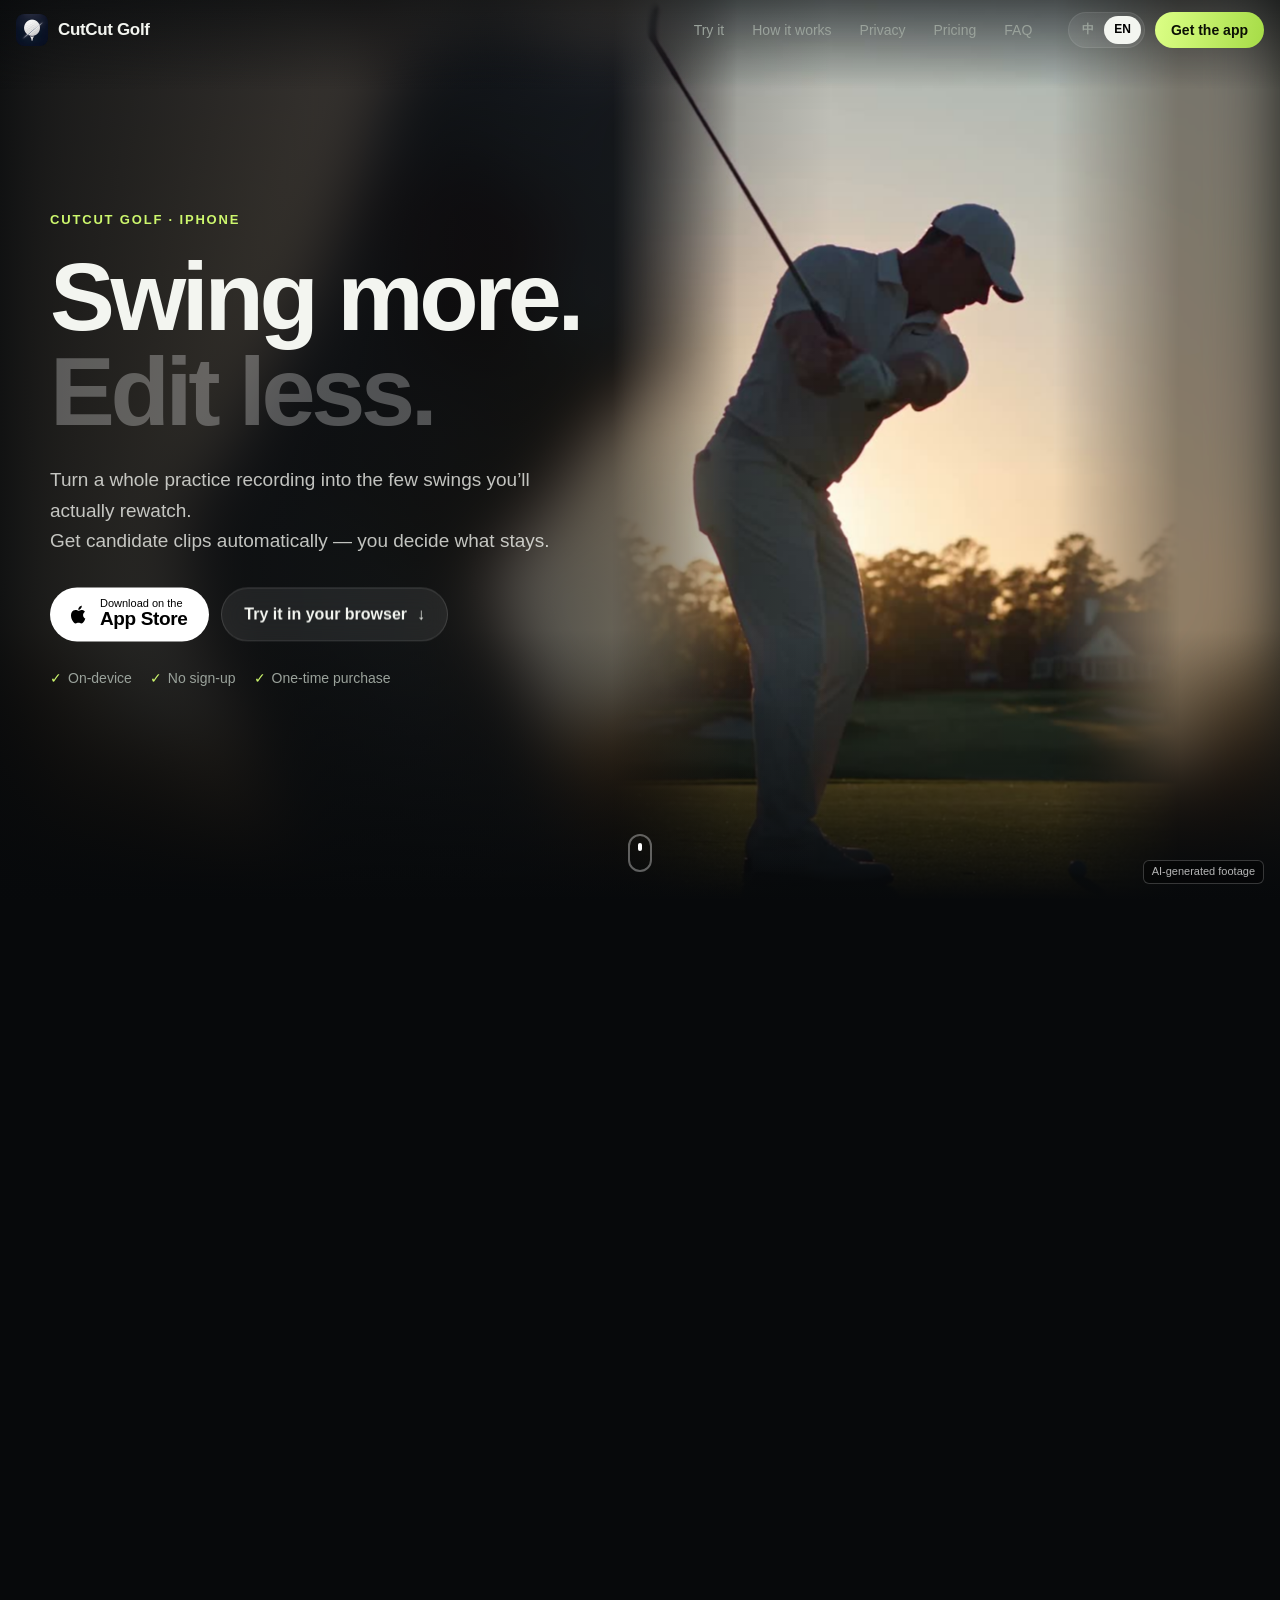
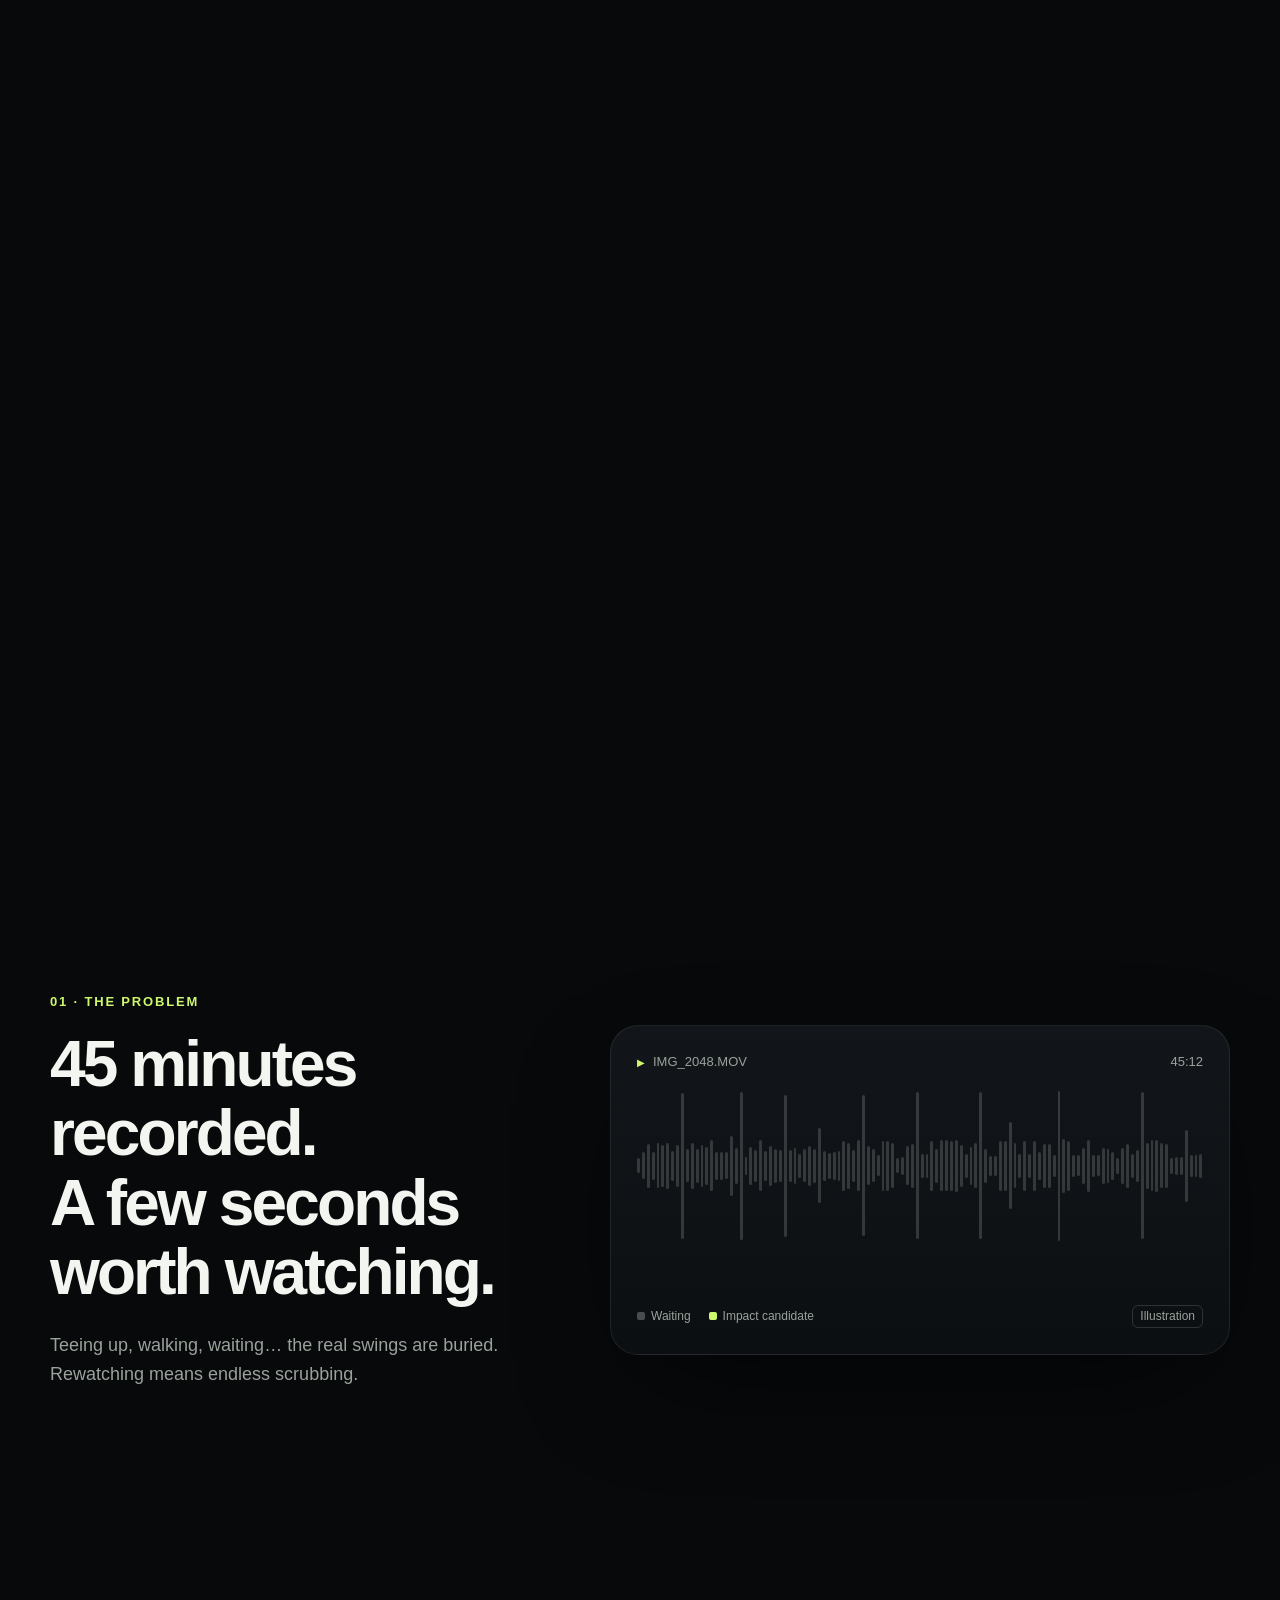
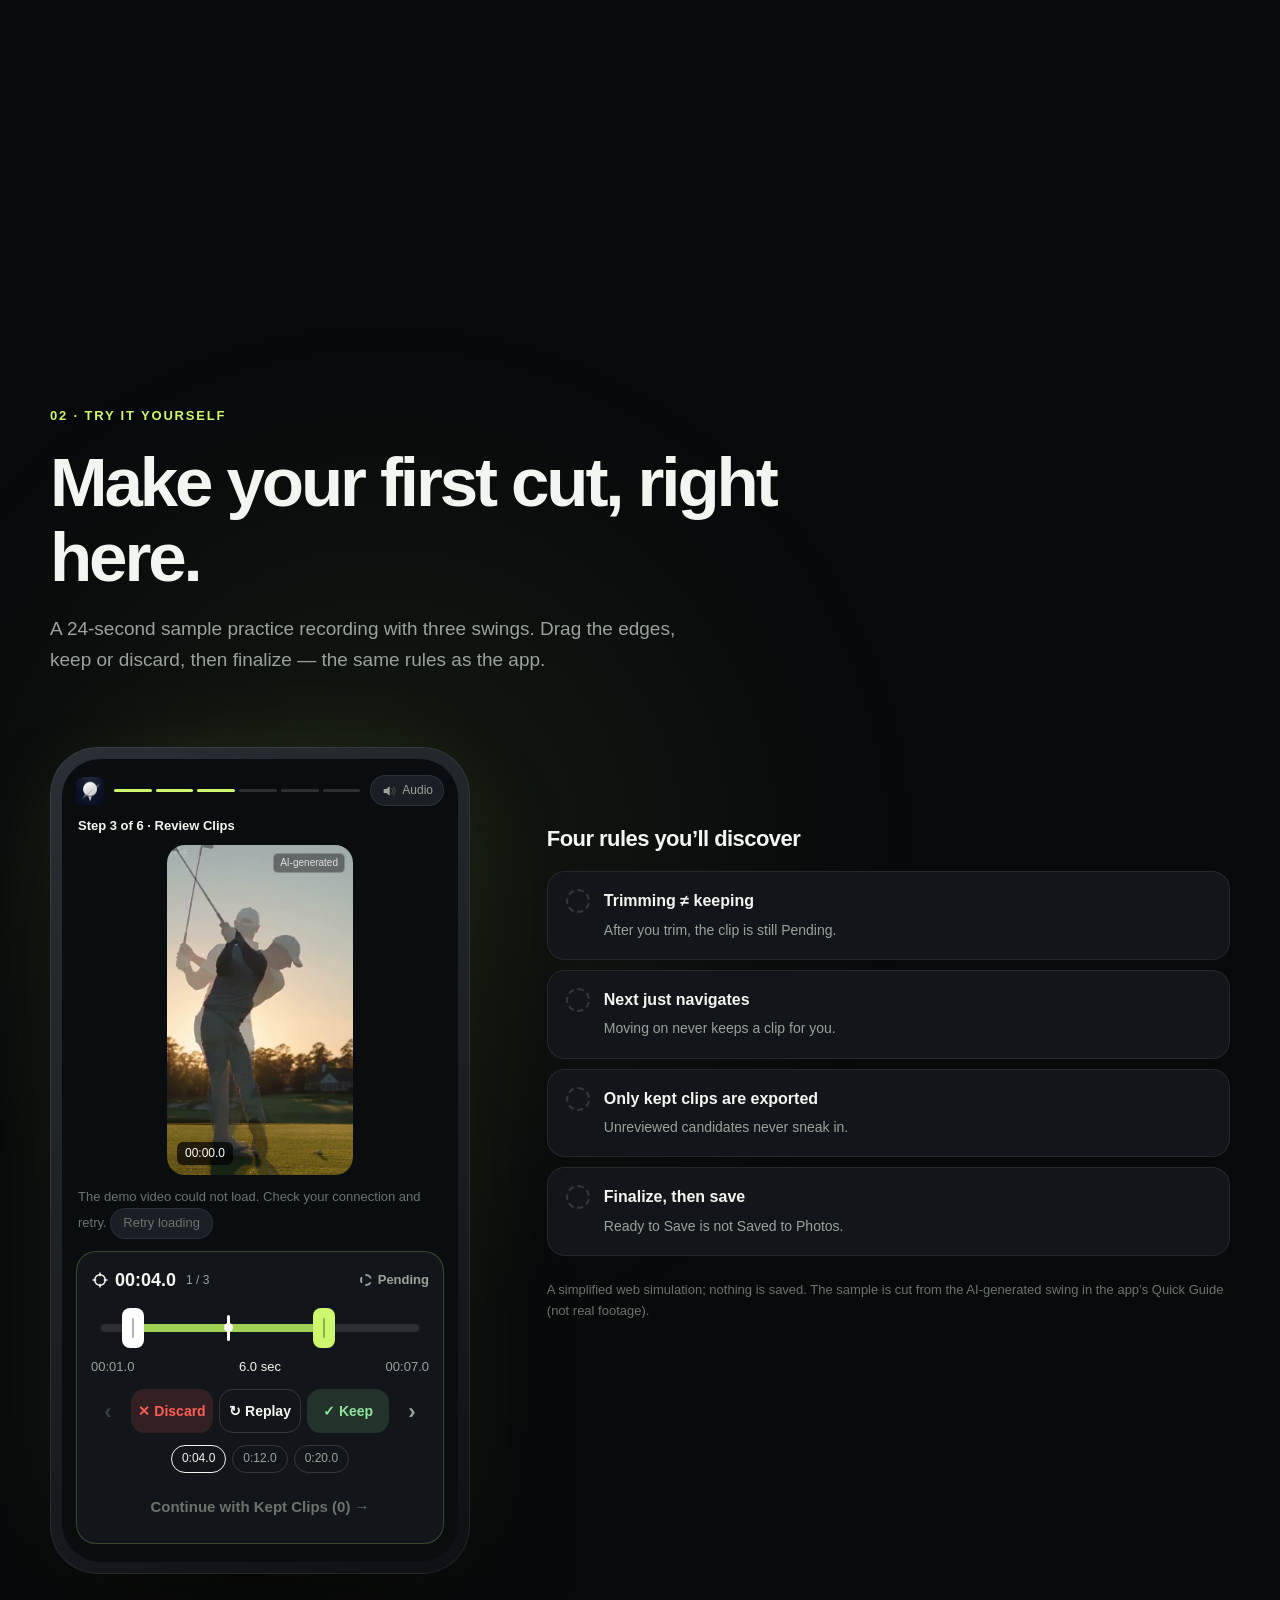
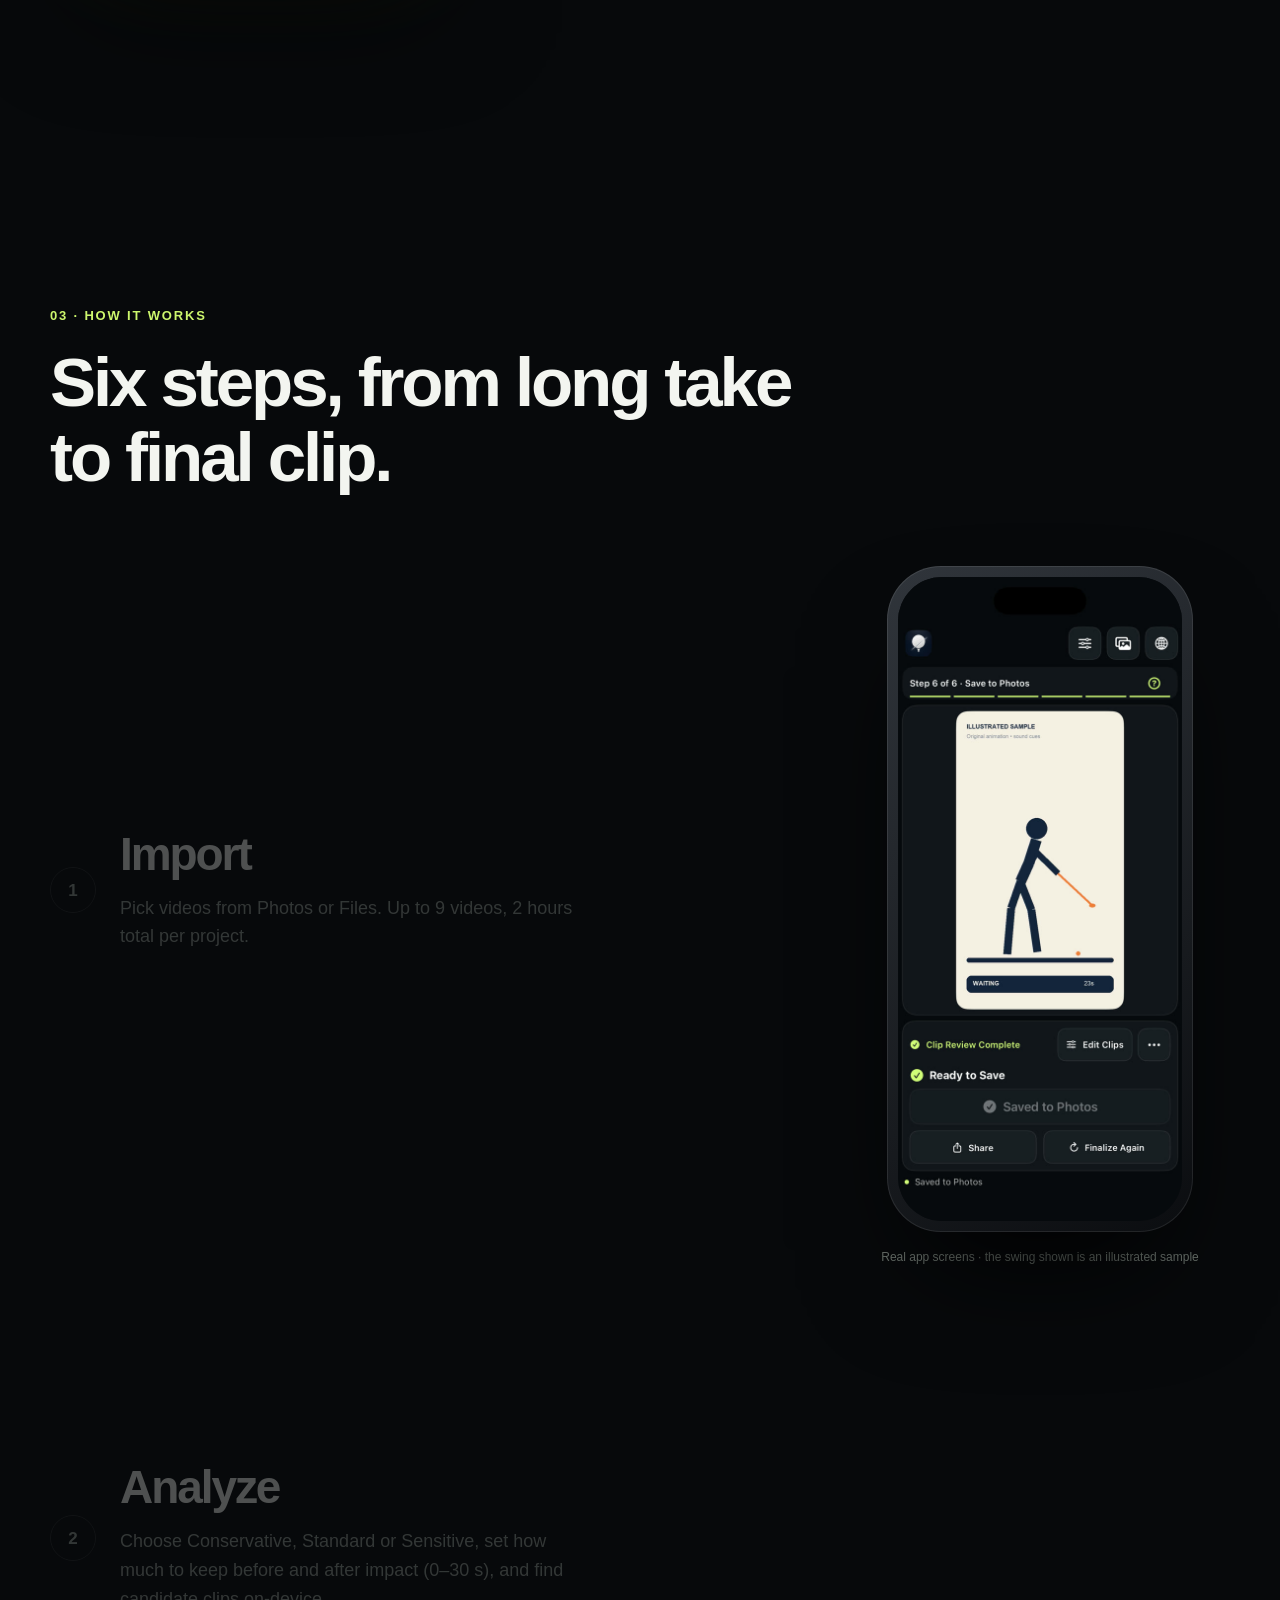
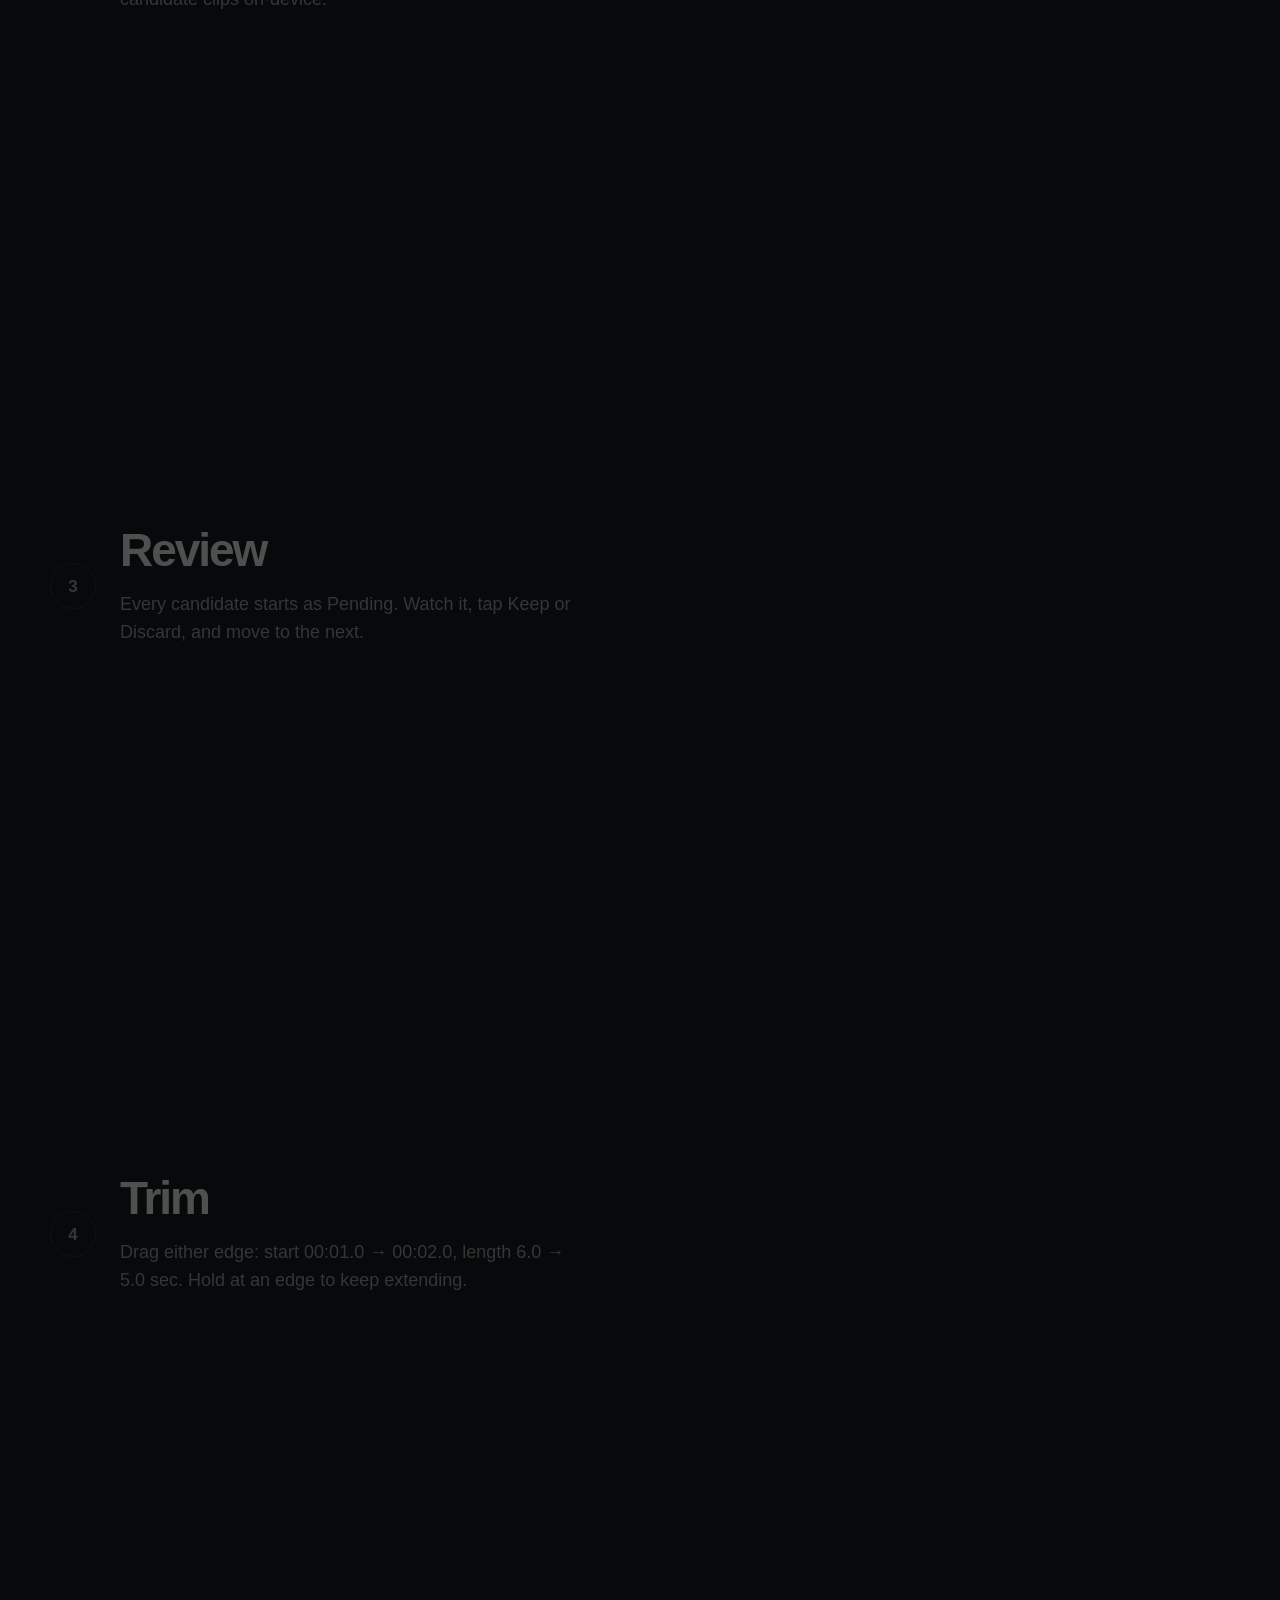
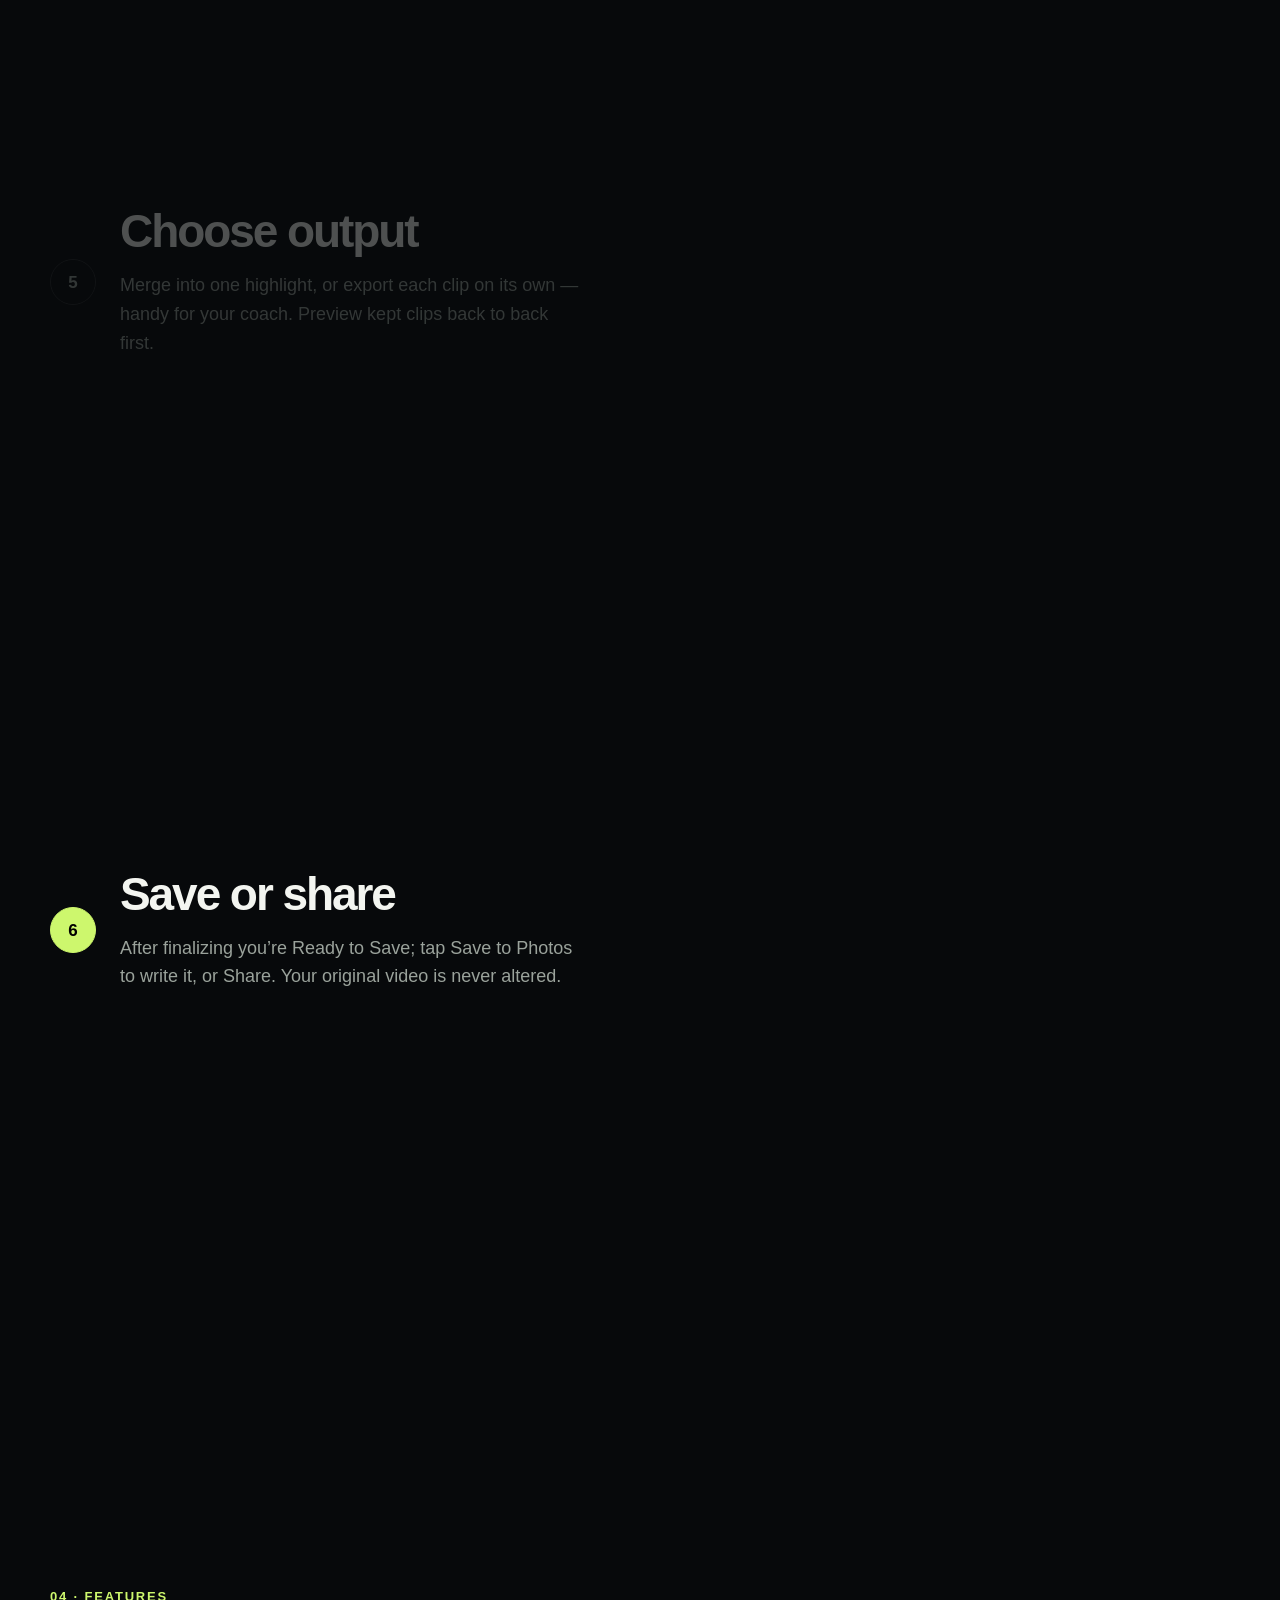
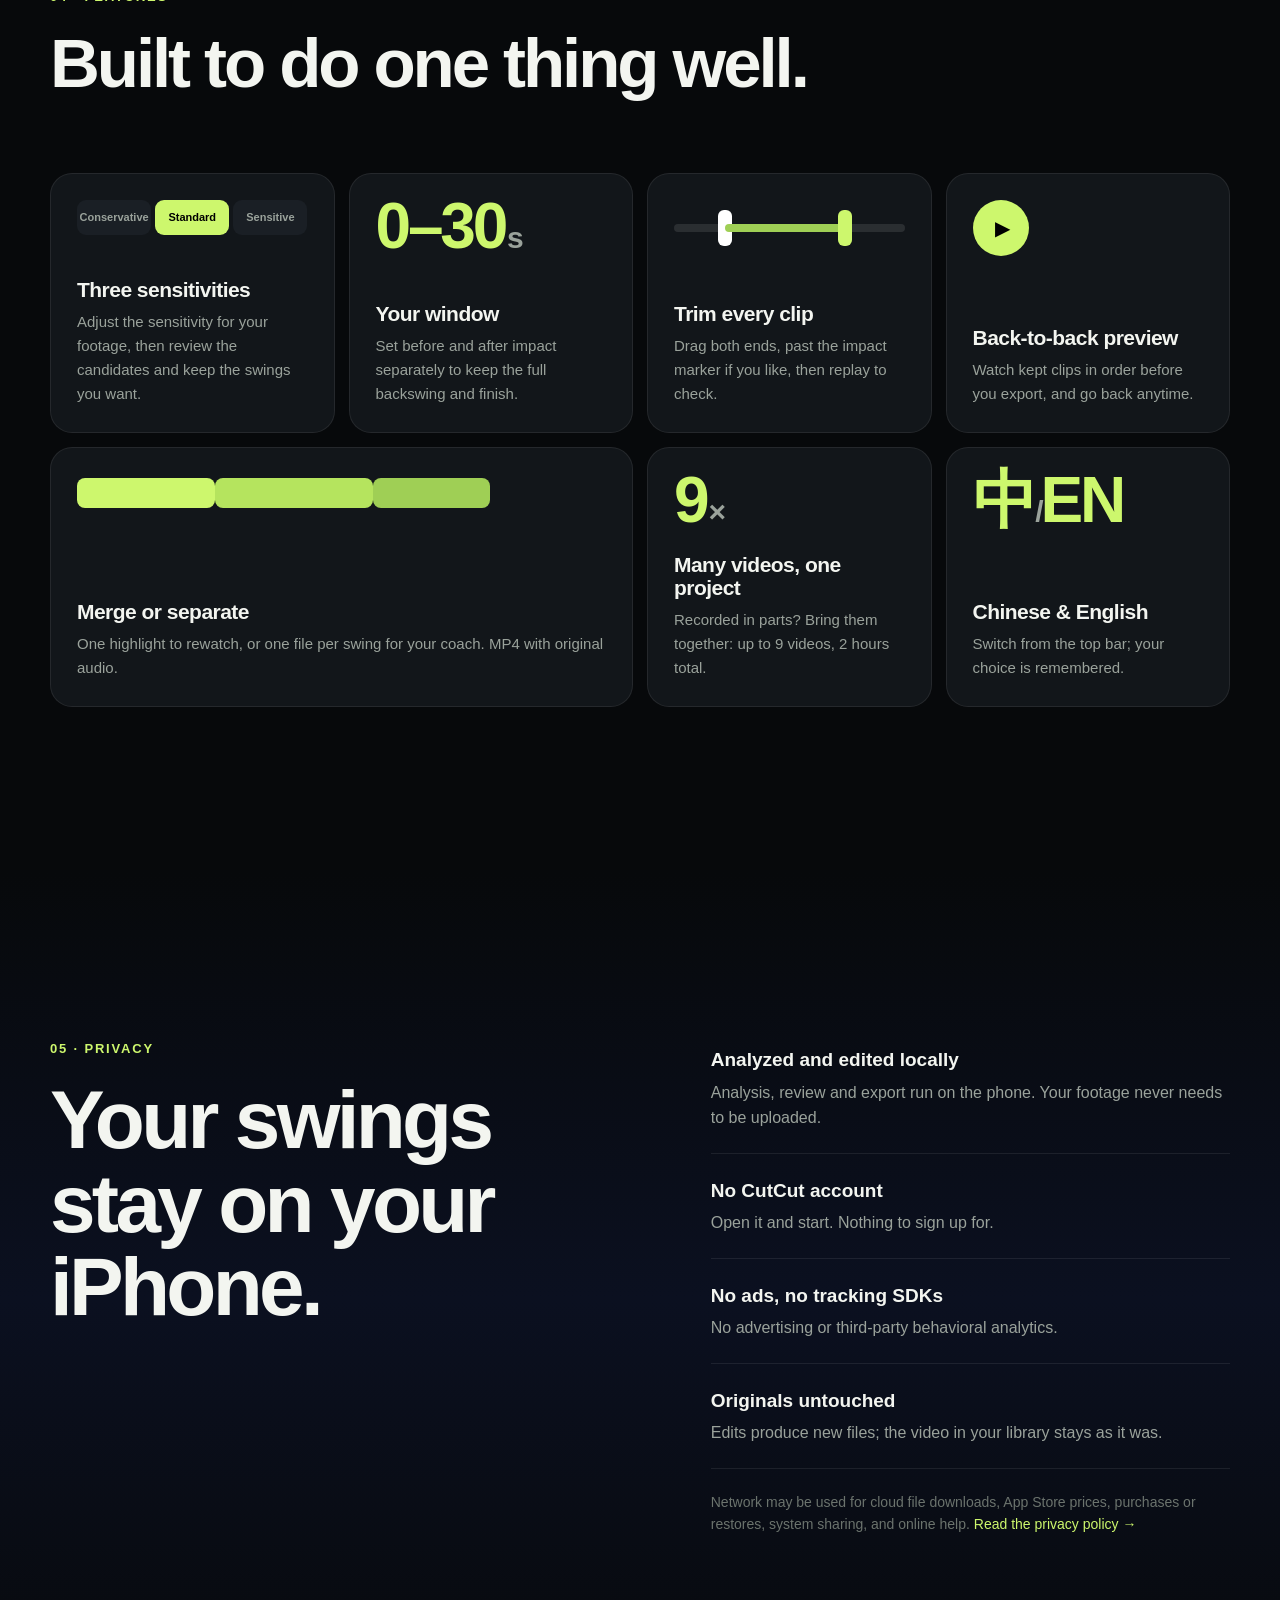
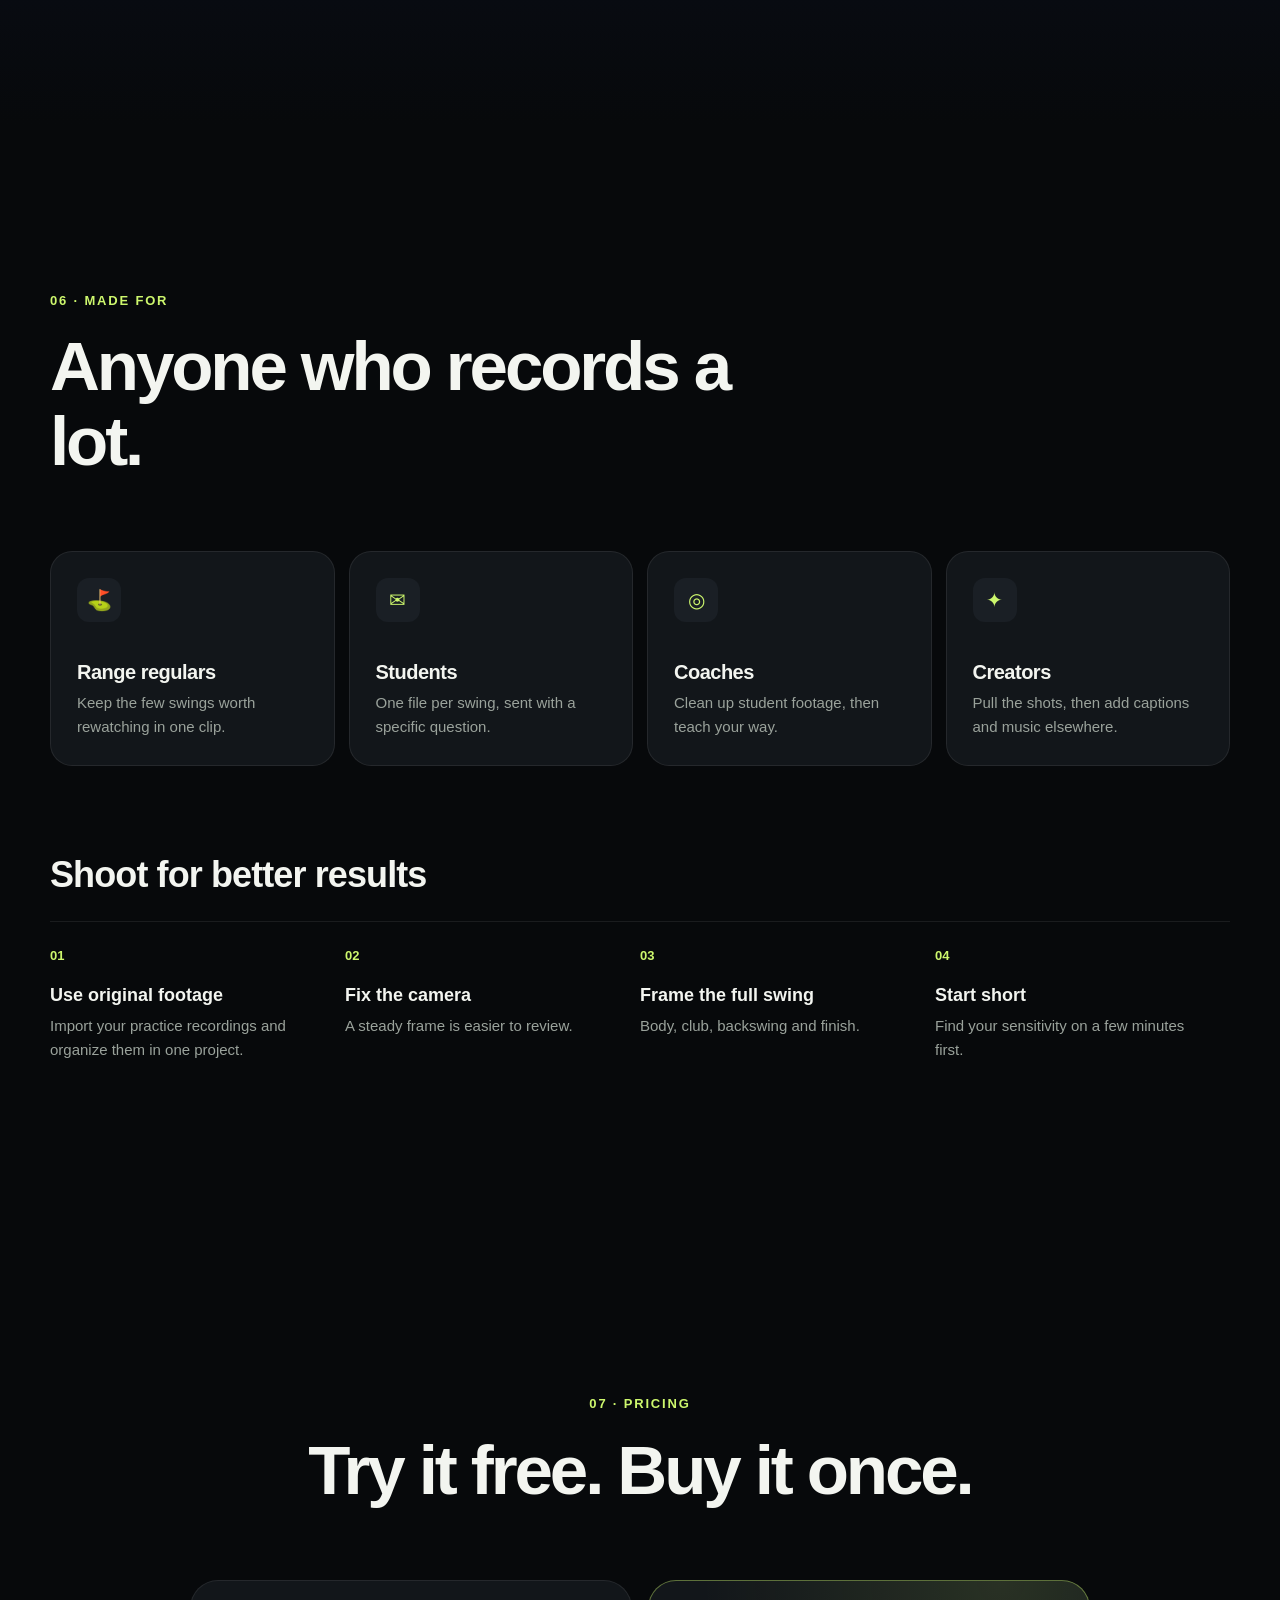
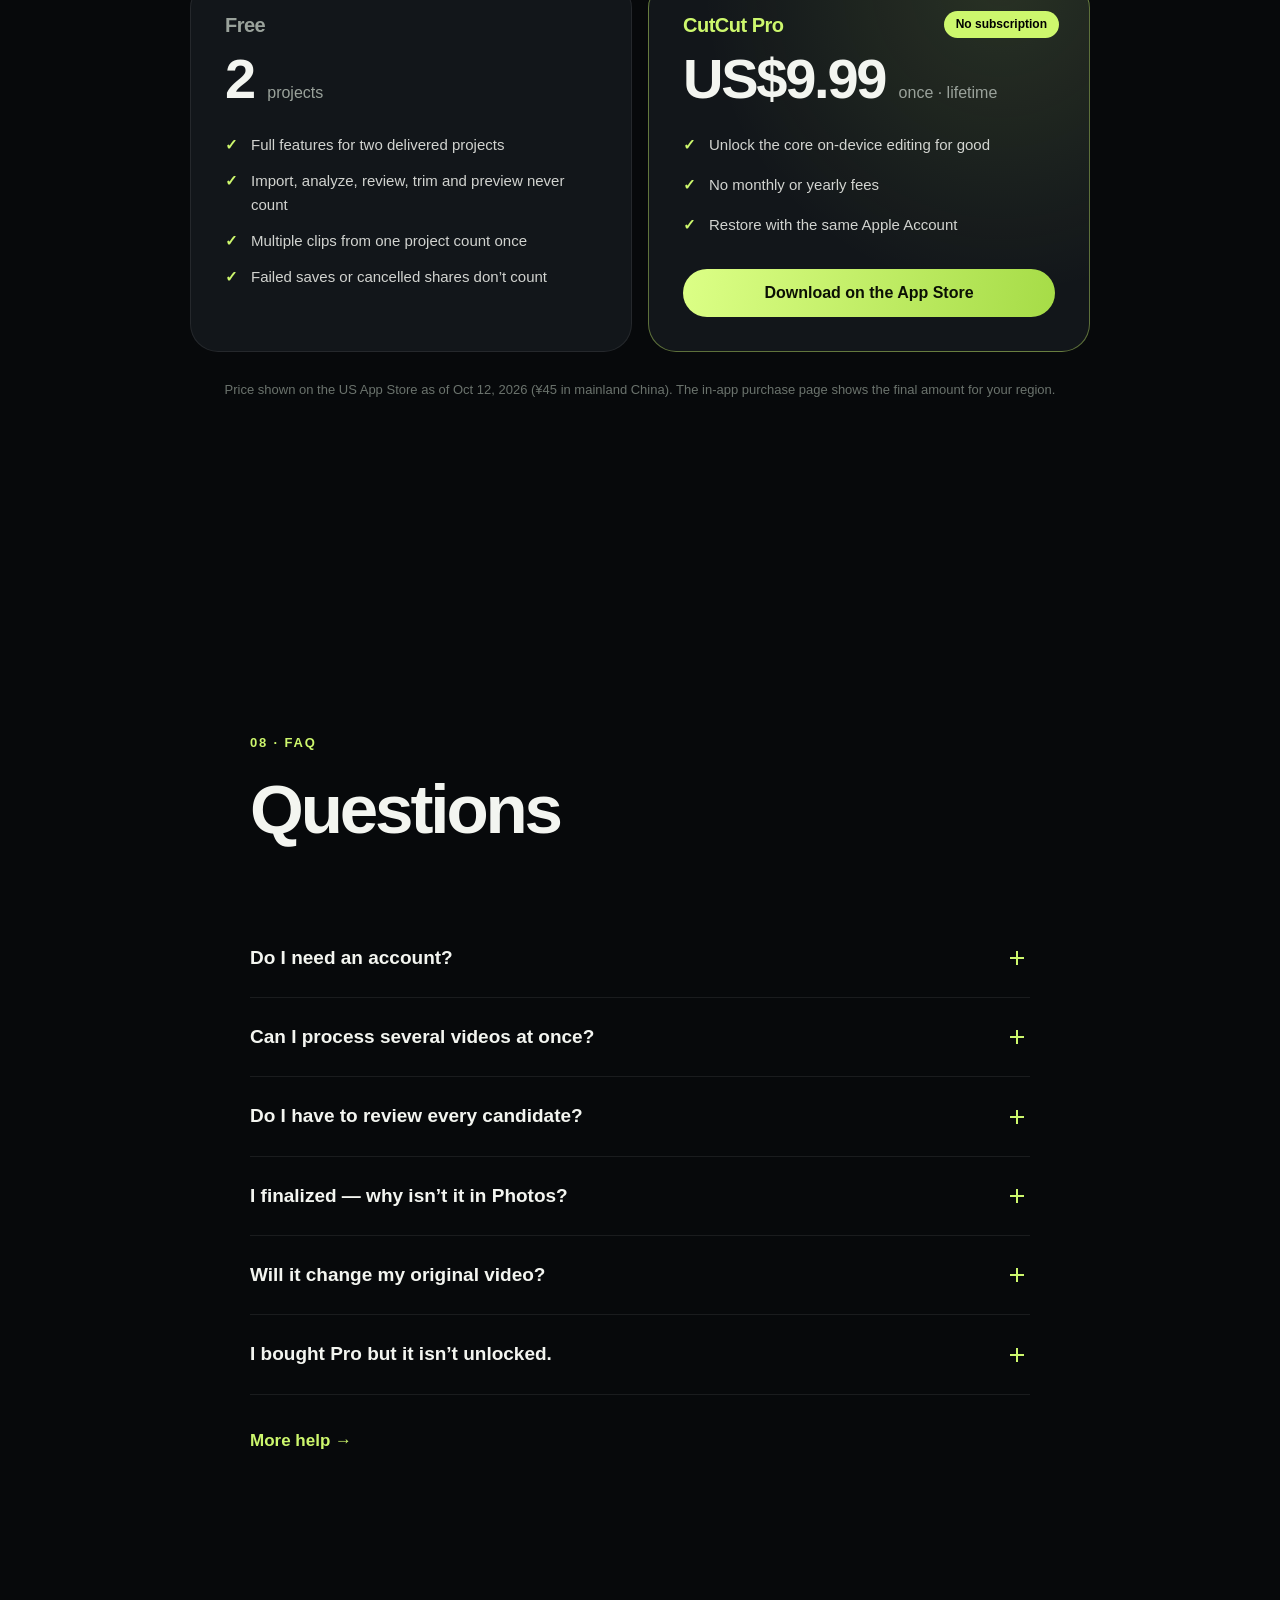
<file: docs/index.html>
<!doctype html>
<html lang="zh-CN" data-lang="zh">
<head>
  <meta charset="utf-8">
  <meta name="viewport" content="width=device-width, initial-scale=1, viewport-fit=cover">
  <title>CutCut Golf · 多挥几杆，少剪一点 | Swing more. Edit less.</title>
  <meta name="description" content="CutCut Golf 帮你在 iPhone 上把长时间的高尔夫练习录像，整理成可回看、保存和分享的挥杆片段。本地处理，无需账号，一次购买永久解锁。">
  <meta name="theme-color" content="#07090b">
  <meta name="color-scheme" content="dark">
  <meta name="apple-itunes-app" content="app-id=6807457043">
  <meta property="og:type" content="website">
  <meta property="og:title" content="CutCut Golf · Swing more. Edit less.">
  <meta property="og:description" content="把长时间的高尔夫练习录像，变成你真正会回看的几杆。Turn long practice recordings into swing clips on iPhone.">
  <meta property="og:image" content="https://ryanyuyuyuyu.github.io/CutCut-golf/assets/img/og.jpg">
  <meta name="twitter:card" content="summary_large_image">
  <meta name="twitter:site" content="@CutCut_Golf">
  <link rel="icon" type="image/png" href="assets/img/favicon-64.png">
  <link rel="apple-touch-icon" href="assets/img/apple-touch-icon.png">
  <link rel="preload" as="image" href="assets/frames/m/s01.jpg" media="(max-width: 760px)">
  <link rel="preload" as="image" href="assets/frames/s01.jpg" media="(min-width: 761px)">
  <link rel="stylesheet" href="assets/css/site.css">
  <script>
    (function () {
      var q = new URLSearchParams(location.search).get("lang");
      var s = null;
      try { s = localStorage.getItem("cutcut-lang"); } catch (e) {}
      var l = q || s || ((navigator.language || "zh").toLowerCase().indexOf("zh") === 0 ? "zh" : "en");
      if (l !== "zh" && l !== "en") l = "zh";
      document.documentElement.setAttribute("data-lang", l);
      document.documentElement.lang = l === "zh" ? "zh-CN" : "en";
      document.documentElement.classList.add("js");
    })();
  </script>
  <script type="application/ld+json">
  {
    "@context": "https://schema.org",
    "@type": "SoftwareApplication",
    "name": "CutCut Golf",
    "operatingSystem": "iOS 17.0+",
    "applicationCategory": "SportsApplication",
    "description": "Turn long golf practice recordings into swing clips on iPhone. On-device processing, no sign-up.",
    "downloadUrl": "https://apps.apple.com/app/id6807457043",
    "offers": { "@type": "Offer", "price": "0", "priceCurrency": "USD" }
  }
  </script>
</head>
<body>
  <a class="skip" href="#main"><span data-l="zh">跳到正文</span><span data-l="en">Skip to content</span></a>

  <header class="nav" id="nav">
    <div class="nav-inner">
      <a class="brand" href="#top" aria-label="CutCut Golf">
        <img src="assets/img/icon-256.jpg" alt="" width="32" height="32">
        <span>CutCut Golf</span>
      </a>
      <nav class="nav-links" aria-label="Main">
        <a href="#try"><span data-l="zh">试一试</span><span data-l="en">Try it</span></a>
        <a href="#how"><span data-l="zh">怎么用</span><span data-l="en">How it works</span></a>
        <a href="#privacy"><span data-l="zh">隐私</span><span data-l="en">Privacy</span></a>
        <a href="#pricing"><span data-l="zh">价格</span><span data-l="en">Pricing</span></a>
        <a href="#faq">FAQ</a>
      </nav>
      <div class="nav-actions">
        <button class="lang-toggle" type="button" id="langToggle" aria-label="切换语言 / Switch language">
          <span class="lang-opt" data-v="zh">中</span><span class="lang-opt" data-v="en">EN</span>
        </button>
        <a class="btn btn-lime btn-sm" href="https://apps.apple.com/app/id6807457043" target="_blank" rel="noopener">
          <span data-l="zh">下载</span><span data-l="en">Get the app</span>
        </a>
      </div>
    </div>
  </header>

  <main id="main">
    <!-- HERO: scroll-scrubbed swing -->
    <section class="hero" id="top" aria-label="CutCut Golf">
      <div class="hero-sticky">
        <canvas class="hero-canvas" id="heroCanvas" aria-hidden="true"></canvas>
        <img class="hero-poster" id="heroPoster" src="assets/frames/m/s01.jpg" alt="" aria-hidden="true">
        <div class="hero-shade" aria-hidden="true"></div>
        <div class="hero-slash" id="heroSlash" aria-hidden="true"></div>
        <span class="ai-tag"><span data-l="zh">AI 生成画面</span><span data-l="en">AI-generated footage</span></span>

        <div class="hero-copy">
          <p class="eyebrow">CutCut Golf · iPhone</p>
          <h1 class="hero-title">
            <span class="line l1"><span data-l="zh">多挥几杆，</span><span data-l="en">Swing more.</span></span>
            <span class="line l2" id="heroLine2"><span data-l="zh">少剪一点。</span><span data-l="en">Edit less.</span></span>
          </h1>
          <p class="hero-sub">
            <span data-l="zh">把一整段练习录像，整理成你真正会回看的那几杆。<br>自动整理候选片段，由你决定留下什么。</span>
            <span data-l="en">Turn a whole practice recording into the few swings you’ll actually rewatch. <br>Get candidate clips automatically — you decide what stays.</span>
          </p>
          <div class="hero-cta">
            <a class="btn btn-store" href="https://apps.apple.com/app/id6807457043" target="_blank" rel="noopener">
              <svg viewBox="0 0 24 24" width="22" height="22" aria-hidden="true"><path fill="currentColor" d="M16.4 12.6c0-2.4 2-3.6 2.1-3.7-1.1-1.7-2.9-1.9-3.5-1.9-1.5-.2-2.9.9-3.7.9-.8 0-1.9-.9-3.2-.8-1.6 0-3.1 1-4 2.4-1.7 3-.4 7.4 1.2 9.8.8 1.2 1.8 2.5 3 2.4 1.2 0 1.7-.8 3.1-.8 1.5 0 1.9.8 3.2.8 1.3 0 2.2-1.2 3-2.4.9-1.4 1.3-2.7 1.3-2.8-.1 0-2.5-1-2.5-3.9zM14 5.5c.7-.8 1.1-1.9 1-3-1 0-2.1.7-2.8 1.5-.6.7-1.2 1.8-1 2.9 1 .1 2.1-.6 2.8-1.4z"/></svg>
              <span class="store-text"><small><span data-l="zh">前往</span><span data-l="en">Download on the</span></small><b>App Store</b></span>
            </a>
            <a class="btn btn-ghost" href="#try"><span data-l="zh">先在网页上试试</span><span data-l="en">Try it in your browser</span> <span aria-hidden="true">↓</span></a>
          </div>
          <ul class="hero-facts">
            <li><span data-l="zh">本地处理</span><span data-l="en">On-device</span></li>
            <li><span data-l="zh">无需注册</span><span data-l="en">No sign-up</span></li>
            <li><span data-l="zh">一次购买，无订阅</span><span data-l="en">One-time purchase</span></li>
          </ul>
        </div>
        <div class="scroll-cue" aria-hidden="true"><span></span></div>
      </div>
    </section>

    <!-- PROBLEM: long recording timeline -->
    <section class="story" id="problem">
      <div class="story-sticky">
        <div class="wrap">
          <div class="story-copy">
            <p class="eyebrow" id="storyEyebrow">01 · <span data-l="zh">问题</span><span data-l="en">The problem</span></p>
            <h2 class="story-title">
              <span class="st st-0"><span data-l="zh">录了 45 分钟，<br>想看的只有几秒。</span><span data-l="en">45 minutes recorded.<br>A few seconds worth watching.</span></span>
              <span class="st st-1"><span data-l="zh">找到挥杆，<br>省下翻找时间。</span><span data-l="en">Find the swings.<br>Skip the scrubbing.</span></span>
              <span class="st st-2"><span data-l="zh">只留下<br>你想看的那几杆。</span><span data-l="en">Keep only<br>the swings you want.</span></span>
            </h2>
            <p class="story-sub">
              <span class="st st-0"><span data-l="zh">摆球、走动、等待……真正的挥杆被埋在长录像里，回看时只能来回拖进度条。</span><span data-l="en">Teeing up, walking, waiting… the real swings are buried. Rewatching means endless scrubbing.</span></span>
              <span class="st st-1"><span data-l="zh">CutCut 在 iPhone 本地整理候选片段，方便你逐段回看和筛选。</span><span data-l="en">CutCut prepares candidate clips on your iPhone so you can review and choose them one by one.</span></span>
              <span class="st st-2"><span data-l="zh">你逐段确认、裁剪，合并成一条，或分别保存。机器负责找，你来决定。</span><span data-l="en">You review, trim, then merge or save them separately. It finds — you decide.</span></span>
            </p>
          </div>
          <div class="timeline" id="timeline" aria-hidden="true">
            <div class="tl-head"><span class="tl-file">IMG_2048.MOV</span><span class="tl-dur">45:12</span></div>
            <div class="tl-bars" id="tlBars"></div>
            <div class="tl-clips" id="tlClips"></div>
            <div class="tl-foot">
              <span class="tl-legend"><i class="dot dot-wait"></i><span data-l="zh">等待</span><span data-l="en">Waiting</span></span>
              <span class="tl-legend"><i class="dot dot-hit"></i><span data-l="zh">击球候选</span><span data-l="en">Impact candidate</span></span>
              <span class="tl-note"><span data-l="zh">示意图</span><span data-l="en">Illustration</span></span>
            </div>
          </div>
        </div>
      </div>
    </section>

    <!-- TRY: playable simulator -->
    <section class="section try" id="try">
      <div class="wrap">
        <header class="sec-head">
          <p class="eyebrow">02 · <span data-l="zh">亲手试一试</span><span data-l="en">Try it yourself</span></p>
          <h2><span data-l="zh">在这里剪一次。</span><span data-l="en">Make your first cut, right here.</span></h2>
          <p class="sec-sub"><span data-l="zh">下面是一段 24 秒的示例练习录像，里面有 3 次挥杆。拖动边界，点保留或舍弃，再生成成片。规则和 App 里一样。</span><span data-l="en">A 24-second sample practice recording with three swings. Drag the edges, keep or discard, then finalize — the same rules as the app.</span></p>
        </header>

        <div class="sim" id="sim">
          <div class="sim-device">
            <div class="sim-screen">
              <div class="sim-top">
                <img src="assets/img/icon-256.jpg" alt="" width="28" height="28">
                <div class="sim-steps" id="simSteps" aria-hidden="true"><i></i><i></i><i></i><i></i><i></i><i></i></div>
                <button class="sim-sound" id="simSound" type="button" aria-pressed="false">
                  <svg viewBox="0 0 24 24" width="16" height="16" aria-hidden="true"><path fill="currentColor" d="M4 9v6h4l5 4V5L8 9H4z"/><path class="wave" d="M16 8.5a5 5 0 0 1 0 7M18.5 6a8.5 8.5 0 0 1 0 12" fill="none" stroke="currentColor" stroke-width="1.8" stroke-linecap="round"/></svg>
                  <span data-l="zh">播放声音</span><span data-l="en">Audio</span>
                </button>
              </div>
              <div class="sim-stage-label" id="simStageLabel"></div>
              <div class="sim-video">
                <video id="simVideo" data-src="assets/video/practice.mp4" poster="assets/img/practice-poster.jpg" muted playsinline preload="none"></video>
                <div class="sim-clock" id="simClock">00:00.0</div>
                <span class="sim-ai"><span data-l="zh">AI 生成画面</span><span data-l="en">AI-generated</span></span>
              </div>
              <div class="fine" id="simMediaNotice" role="status" aria-live="polite" style="margin: 0 2px 12px" hidden>
                <span id="simMediaMessage"></span>
                <button class="link-btn" id="simMediaRetry" type="button" hidden></button>
              </div>

              <!-- review panel -->
              <div class="sim-panel" id="panelReview">
                <div class="rv-head">
                  <span class="rv-time"><svg viewBox="0 0 24 24" width="18" height="18" aria-hidden="true"><circle cx="12" cy="12" r="7" fill="none" stroke="currentColor" stroke-width="2"/><path d="M12 2v5M12 17v5M2 12h5M17 12h5" stroke="currentColor" stroke-width="2"/></svg><b id="rvImpact">00:04.0</b></span>
                  <span class="rv-count" id="rvCount">1 / 3</span>
                  <span class="pill" id="rvStatus" data-s="pending"></span>
                </div>
                <div class="trim" id="trim">
                  <div class="trim-track"></div>
                  <div class="trim-sel" id="trimSel"></div>
                  <div class="trim-play" id="trimPlay"></div>
                  <div class="trim-impact" id="trimImpact"></div>
                  <button class="trim-h trim-h-start" id="hStart" type="button" role="slider" aria-label="Start"></button>
                  <button class="trim-h trim-h-end" id="hEnd" type="button" role="slider" aria-label="End"></button>
                </div>
                <div class="rv-times"><span id="rvStart">00:01.0</span><span id="rvDur">6.0 sec</span><span id="rvEnd">00:07.0</span></div>
                <div class="rv-actions">
                  <button class="ib" id="bPrev" type="button" aria-label="Previous">‹</button>
                  <button class="ab ab-discard" id="bDiscard" type="button">✕ <span data-l="zh">舍弃</span><span data-l="en">Discard</span></button>
                  <button class="ab" id="bReplay" type="button">↻ <span data-l="zh">重播</span><span data-l="en">Replay</span></button>
                  <button class="ab ab-keep" id="bKeep" type="button">✓ <span data-l="zh">保留</span><span data-l="en">Keep</span></button>
                  <button class="ib" id="bNext" type="button" aria-label="Next">›</button>
                </div>
                <div class="rv-chips" id="rvChips"></div>
                <button class="continue" id="bContinue" type="button"></button>
              </div>

              <!-- output panel -->
              <div class="sim-panel" id="panelOutput" hidden>
                <div class="out-head"><span class="ok">✓ <span data-l="zh">准备生成</span><span data-l="en">Ready to finalize</span></span><button class="link-btn" id="bEdit" type="button"><span data-l="zh">修改片段</span><span data-l="en">Edit Clips</span></button></div>
                <div class="seg" role="radiogroup" aria-label="Output">
                  <button type="button" role="radio" aria-checked="true" data-mode="merge" class="seg-b"><span data-l="zh">合并成片</span><span data-l="en">Merge Clips</span></button>
                  <button type="button" role="radio" aria-checked="false" data-mode="separate" class="seg-b"><span data-l="zh">分别生成</span><span data-l="en">Separate Clips</span></button>
                </div>
                <p class="out-desc" id="outDesc"></p>
                <button class="btn btn-lime btn-block" id="bFinalize" type="button">✦ <span data-l="zh">生成成片</span><span data-l="en">Finalize Clips</span></button>
                <div class="progress" id="progress" hidden><i></i></div>
              </div>

              <!-- ready panel -->
              <div class="sim-panel" id="panelReady" hidden>
                <div class="ready-head" id="readyHead">
                  <span class="ring" id="readyRing"></span>
                  <div><b id="readyTitle"></b><small id="readySub"></small></div>
                </div>
                <div class="ready-files" id="readyFiles"></div>
                <button class="btn btn-lime btn-block" id="bSave" type="button"></button>
                <div class="ready-row">
                  <button class="ab" id="bPlayResult" type="button">▶ <span data-l="zh">播放成片</span><span data-l="en">Play result</span></button>
                  <button class="ab" id="bRestart" type="button">↺ <span data-l="zh">重新开始</span><span data-l="en">Start over</span></button>
                </div>
              </div>
            </div>
          </div>

          <aside class="sim-side">
            <div class="toast" id="toast" role="status" aria-live="polite"></div>
            <h3><span data-l="zh">四条规则，试过就懂</span><span data-l="en">Four rules you’ll discover</span></h3>
            <ol class="rules" id="rules">
              <li data-rule="trim"><i></i><div><b><span data-l="zh">裁剪 ≠ 保留</span><span data-l="en">Trimming ≠ keeping</span></b><span data-l="zh">拖完边界，这一段仍是「待定」。</span><span data-l="en">After you trim, the clip is still Pending.</span></div></li>
              <li data-rule="next"><i></i><div><b><span data-l="zh">切换只是查看</span><span data-l="en">Next just navigates</span></b><span data-l="zh">点 › 看下一段，不会替你保留。</span><span data-l="en">Moving on never keeps a clip for you.</span></div></li>
              <li data-rule="kept"><i></i><div><b><span data-l="zh">只有保留的才进成片</span><span data-l="en">Only kept clips are exported</span></b><span data-l="zh">没审的候选不会被偷偷加进去。</span><span data-l="en">Unreviewed candidates never sneak in.</span></div></li>
              <li data-rule="save"><i></i><div><b><span data-l="zh">生成后还要保存</span><span data-l="en">Finalize, then save</span></b><span data-l="zh">「准备保存」不等于「已存入相册」。</span><span data-l="en">Ready to Save is not Saved to Photos.</span></div></li>
            </ol>
            <p class="fine"><span data-l="zh">这是网页模拟演示，界面经过简化，不会保存任何文件。示例视频由 App 内置引导中的 AI 生成挥杆剪辑而成（并非真人录像）。</span><span data-l="en">A simplified web simulation; nothing is saved. The sample is cut from the AI-generated swing in the app’s Quick Guide (not real footage).</span></p>
          </aside>
        </div>
      </div>
    </section>

    <!-- HOW: sticky phone with real screenshots -->
    <section class="section how" id="how">
      <div class="wrap">
        <header class="sec-head">
          <p class="eyebrow">03 · <span data-l="zh">怎么用</span><span data-l="en">How it works</span></p>
          <h2><span data-l="zh">六步，从长录像到成片。</span><span data-l="en">Six steps, from long take to final clip.</span></h2>
        </header>
        <div class="how-grid">
          <div class="how-steps">
            <article class="step" data-shot="import">
              <span class="step-n">1</span>
              <h3><span data-l="zh">导入录像</span><span data-l="en">Import</span></h3>
              <p><span data-l="zh">从相册或文件选择视频。一个项目可放 1–9 段素材，累计不超过 2 小时。</span><span data-l="en">Pick videos from Photos or Files. Up to 9 videos, 2 hours total per project.</span></p>
              <img class="step-shot" src="assets/img/ui-import.jpg" alt="Import Video screen" loading="lazy" width="600" height="1304">
            </article>
            <article class="step" data-shot="loaded">
              <span class="step-n">2</span>
              <h3><span data-l="zh">分析挥杆</span><span data-l="en">Analyze</span></h3>
              <p><span data-l="zh">选择保守、标准或灵敏三档，设定击球前后各保留几秒（0–30 秒），然后在本地查找候选片段。</span><span data-l="en">Choose Conservative, Standard or Sensitive, set how much to keep before and after impact (0–30 s), and find candidate clips on-device.</span></p>
              <img class="step-shot" src="assets/img/ui-loaded.jpg" alt="Analyze Swings screen" loading="lazy" width="600" height="1304">
            </article>
            <article class="step" data-shot="review-before">
              <span class="step-n">3</span>
              <h3><span data-l="zh">逐段审片</span><span data-l="en">Review</span></h3>
              <p><span data-l="zh">每个候选默认待定。看一眼，点保留或舍弃，自动跳到下一段。</span><span data-l="en">Every candidate starts as Pending. Watch it, tap Keep or Discard, and move to the next.</span></p>
              <img class="step-shot" src="assets/img/ui-review-before.jpg" alt="Review Clips screen, Pending" loading="lazy" width="600" height="1304">
            </article>
            <article class="step" data-shot="trimmed">
              <span class="step-n">4</span>
              <h3><span data-l="zh">自由裁剪</span><span data-l="en">Trim</span></h3>
              <p><span data-l="zh">拖动起止边界：起点 00:01.0 → 00:02.0，时长 6.0 → 5.0 秒。在边缘按住可以继续延伸。</span><span data-l="en">Drag either edge: start 00:01.0 → 00:02.0, length 6.0 → 5.0 sec. Hold at an edge to keep extending.</span></p>
              <img class="step-shot" src="assets/img/ui-trimmed.jpg" alt="Trimmed clip, still Pending" loading="lazy" width="600" height="1304">
            </article>
            <article class="step" data-shot="output-options">
              <span class="step-n">5</span>
              <h3><span data-l="zh">选择输出</span><span data-l="en">Choose output</span></h3>
              <p><span data-l="zh">合并成一条精选，或每段单独生成，方便发给教练。生成前可以连续预览已保留的片段。</span><span data-l="en">Merge into one highlight, or export each clip on its own — handy for your coach. Preview kept clips back to back first.</span></p>
              <img class="step-shot" src="assets/img/ui-output-options.jpg" alt="Merge or Separate Clips" loading="lazy" width="600" height="1304">
            </article>
            <article class="step" data-shot="saved">
              <span class="step-n">6</span>
              <h3><span data-l="zh">保存或分享</span><span data-l="en">Save or share</span></h3>
              <p><span data-l="zh">生成后显示「准备保存」，点「保存到相册」才会写入照片；也可以用系统分享发出去。原视频不会被改动。</span><span data-l="en">After finalizing you’re Ready to Save; tap Save to Photos to write it, or Share. Your original video is never altered.</span></p>
              <img class="step-shot" src="assets/img/ui-saved.jpg" alt="Saved to Photos" loading="lazy" width="600" height="1304">
            </article>
          </div>
          <div class="how-phone" aria-hidden="true">
            <div class="phone">
              <div class="phone-screen" id="howScreen">
                <img src="assets/img/ui-import.jpg" alt="" data-k="import" class="on">
                <img src="assets/img/ui-loaded.jpg" alt="" data-k="loaded" loading="lazy">
                <img src="assets/img/ui-review-before.jpg" alt="" data-k="review-before" loading="lazy">
                <img src="assets/img/ui-trimmed.jpg" alt="" data-k="trimmed" loading="lazy">
                <img src="assets/img/ui-output-options.jpg" alt="" data-k="output-options" loading="lazy">
                <img src="assets/img/ui-saved.jpg" alt="" data-k="saved" loading="lazy">
              </div>
            </div>
            <p class="cap"><span data-l="zh">真实 App 界面（英文版）· 画面中的挥杆为插画示例</span><span data-l="en">Real app screens · the swing shown is an illustrated sample</span></p>
          </div>
        </div>
      </div>
    </section>

    <!-- FEATURES bento -->
    <section class="section features" id="features">
      <div class="wrap">
        <header class="sec-head">
          <p class="eyebrow">04 · <span data-l="zh">功能</span><span data-l="en">Features</span></p>
          <h2><span data-l="zh">只做好一件事。</span><span data-l="en">Built to do one thing well.</span></h2>
        </header>
        <div class="bento">
          <article class="card">
            <div class="mini-seg" aria-hidden="true"><span>Conservative</span><span class="on">Standard</span><span>Sensitive</span></div>
            <h3><span data-l="zh">三档灵敏度</span><span data-l="en">Three sensitivities</span></h3>
            <p><span data-l="zh">根据素材调整灵敏度，再逐段确认想保留的挥杆。</span><span data-l="en">Adjust the sensitivity for your footage, then review the candidates and keep the swings you want.</span></p>
          </article>
          <article class="card">
            <div class="big-num" aria-hidden="true">0–30<small>s</small></div>
            <h3><span data-l="zh">前后时长随你定</span><span data-l="en">Your window</span></h3>
            <p><span data-l="zh">击球前、击球后分别设置，保留完整的上杆与收杆。</span><span data-l="en">Set before and after impact separately to keep the full backswing and finish.</span></p>
          </article>
          <article class="card">
            <div class="mini-trim" aria-hidden="true"><i></i><b></b><i></i></div>
            <h3><span data-l="zh">每段单独裁剪</span><span data-l="en">Trim every clip</span></h3>
            <p><span data-l="zh">起点、终点都能拖，可以越过击球标记，重播确认。</span><span data-l="en">Drag both ends, past the impact marker if you like, then replay to check.</span></p>
          </article>
          <article class="card">
            <div class="mini-play" aria-hidden="true">▶</div>
            <h3><span data-l="zh">连续预览</span><span data-l="en">Back-to-back preview</span></h3>
            <p><span data-l="zh">生成前按原顺序连播已保留片段，选错了随时回去改。</span><span data-l="en">Watch kept clips in order before you export, and go back anytime.</span></p>
          </article>
          <article class="card c-wide c-out">
            <div class="out-viz" aria-hidden="true"><span class="ov-a"></span><span class="ov-b"></span><span class="ov-c"></span></div>
            <h3><span data-l="zh">合并，或分别</span><span data-l="en">Merge or separate</span></h3>
            <p><span data-l="zh">一条练习精选拿来回看，或者一杆一个文件发给教练。导出 MP4，保留原声。</span><span data-l="en">One highlight to rewatch, or one file per swing for your coach. MP4 with original audio.</span></p>
          </article>
          <article class="card">
            <div class="big-num" aria-hidden="true">9<small>×</small></div>
            <h3><span data-l="zh">多段素材同一项目</span><span data-l="en">Many videos, one project</span></h3>
            <p><span data-l="zh">分几次录的练习，放在一起整理：最多 9 段，合计 2 小时。</span><span data-l="en">Recorded in parts? Bring them together: up to 9 videos, 2 hours total.</span></p>
          </article>
          <article class="card">
            <div class="big-num" aria-hidden="true">中<small>/</small>EN</div>
            <h3><span data-l="zh">中英文界面</span><span data-l="en">Chinese &amp; English</span></h3>
            <p><span data-l="zh">顶部一键切换，下次打开仍会记住。</span><span data-l="en">Switch from the top bar; your choice is remembered.</span></p>
          </article>
        </div>
      </div>
    </section>

    <!-- PRIVACY -->
    <section class="section privacy" id="privacy">
      <div class="wrap privacy-grid">
        <div>
          <p class="eyebrow">05 · <span data-l="zh">隐私</span><span data-l="en">Privacy</span></p>
          <h2 class="giant"><span data-l="zh">你的挥杆，<br>留在你的 iPhone 里。</span><span data-l="en">Your swings<br>stay on your iPhone.</span></h2>
        </div>
        <ul class="priv-list">
          <li><b><span data-l="zh">本地分析与剪辑</span><span data-l="en">Analyzed and edited locally</span></b><span data-l="zh">分析、审片和生成都在手机上完成，原始素材不需要上传给开发者。</span><span data-l="en">Analysis, review and export run on the phone. Your footage never needs to be uploaded.</span></li>
          <li><b><span data-l="zh">无需 CutCut 账号</span><span data-l="en">No CutCut account</span></b><span data-l="zh">打开就能用，不用注册，也不用登录。</span><span data-l="en">Open it and start. Nothing to sign up for.</span></li>
          <li><b><span data-l="zh">没有广告和追踪</span><span data-l="en">No ads, no tracking SDKs</span></b><span data-l="zh">不接入广告或第三方行为分析 SDK。</span><span data-l="en">No advertising or third-party behavioral analytics.</span></li>
          <li><b><span data-l="zh">原视频不会被改动</span><span data-l="en">Originals untouched</span></b><span data-l="zh">剪辑结果是新生成的文件，相册里的原视频保持原样。</span><span data-l="en">Edits produce new files; the video in your library stays as it was.</span></li>
          <li class="muted-li"><span data-l="zh">联网可能用于：从 iCloud 或其他云端文件提供方下载素材、查询 App Store 价格、购买或恢复购买、使用系统分享，以及打开在线帮助。</span><span data-l="en">Network may be used for cloud file downloads, App Store prices, purchases or restores, system sharing, and online help.</span> <a href="https://ryanyuyuyuyu.github.io/CutCut-golf/privacy/"><span data-l="zh">阅读隐私政策 →</span><span data-l="en">Read the privacy policy →</span></a></li>
        </ul>
      </div>
    </section>

    <!-- WHO + TIPS -->
    <section class="section who" id="who">
      <div class="wrap">
        <header class="sec-head">
          <p class="eyebrow">06 · <span data-l="zh">适合谁</span><span data-l="en">Made for</span></p>
          <h2><span data-l="zh">录得多的人，都用得上。</span><span data-l="en">Anyone who records a lot.</span></h2>
        </header>
        <div class="who-grid">
          <article><span class="who-ic">⛳</span><h3><span data-l="zh">练习的球友</span><span data-l="en">Range regulars</span></h3><p><span data-l="zh">练完留下几杆想再看的，合并成一条。</span><span data-l="en">Keep the few swings worth rewatching in one clip.</span></p></article>
          <article><span class="who-ic">✉︎</span><h3><span data-l="zh">上课的学员</span><span data-l="en">Students</span></h3><p><span data-l="zh">一杆一个文件，带着具体问题发给教练。</span><span data-l="en">One file per swing, sent with a specific question.</span></p></article>
          <article><span class="who-ic">◎</span><h3><span data-l="zh">教练</span><span data-l="en">Coaches</span></h3><p><span data-l="zh">先把学员录像整理好，再用自己的方式讲解。</span><span data-l="en">Clean up student footage, then teach your way.</span></p></article>
          <article><span class="who-ic">✦</span><h3><span data-l="zh">内容创作者</span><span data-l="en">Creators</span></h3><p><span data-l="zh">先挑出素材，再交给剪辑软件加字幕和配乐。</span><span data-l="en">Pull the shots, then add captions and music elsewhere.</span></p></article>
        </div>

        <div class="tips">
          <h3><span data-l="zh">怎样拍，更好整理</span><span data-l="en">Shoot for better results</span></h3>
          <ol>
            <li><b><span data-l="zh">使用原片</span><span data-l="en">Use original footage</span></b><span data-l="zh">直接导入练习录像，按项目集中整理。</span><span data-l="en">Import your practice recordings and organize them in one project.</span></li>
            <li><b><span data-l="zh">固定机位</span><span data-l="en">Fix the camera</span></b><span data-l="zh">稳定的画面更好审片。</span><span data-l="en">A steady frame is easier to review.</span></li>
            <li><b><span data-l="zh">拍全动作</span><span data-l="en">Frame the full swing</span></b><span data-l="zh">身体、球杆、上杆和收杆都留在画面里。</span><span data-l="en">Body, club, backswing and finish.</span></li>
            <li><b><span data-l="zh">先试短的</span><span data-l="en">Start short</span></b><span data-l="zh">用几分钟的素材找到适合你的灵敏度。</span><span data-l="en">Find your sensitivity on a few minutes first.</span></li>
          </ol>
        </div>
      </div>
    </section>

    <!-- PRICING -->
    <section class="section pricing" id="pricing">
      <div class="wrap">
        <header class="sec-head center">
          <p class="eyebrow">07 · <span data-l="zh">价格</span><span data-l="en">Pricing</span></p>
          <h2><span data-l="zh">先免费试，满意再买。</span><span data-l="en">Try it free. Buy it once.</span></h2>
        </header>
        <div class="plans">
          <article class="plan">
            <h3><span data-l="zh">免费体验</span><span data-l="en">Free</span></h3>
            <div class="price">2 <small><span data-l="zh">个项目</span><span data-l="en">projects</span></small></div>
            <ul>
              <li><span data-l="zh">完整功能，免费完成两个项目的保存或分享</span><span data-l="en">Full features for two delivered projects</span></li>
              <li><span data-l="zh">导入、分析、审片、裁剪、预览都不计次</span><span data-l="en">Import, analyze, review, trim and preview never count</span></li>
              <li><span data-l="zh">一个项目分别导出多段，也只算一次</span><span data-l="en">Multiple clips from one project count once</span></li>
              <li><span data-l="zh">保存失败或取消分享不计次</span><span data-l="en">Failed saves or cancelled shares don’t count</span></li>
            </ul>
          </article>
          <article class="plan plan-pro">
            <span class="badge"><span data-l="zh">无订阅</span><span data-l="en">No subscription</span></span>
            <h3>CutCut Pro</h3>
            <div class="price"><span data-l="zh">¥45</span><span data-l="en">US$9.99</span> <small><span data-l="zh">一次购买 · 永久解锁</span><span data-l="en">once · lifetime</span></small></div>
            <ul>
              <li><span data-l="zh">永久解锁本地核心剪辑功能</span><span data-l="en">Unlock the core on-device editing for good</span></li>
              <li><span data-l="zh">没有月费，也没有年费</span><span data-l="en">No monthly or yearly fees</span></li>
              <li><span data-l="zh">用同一 Apple 账号即可恢复购买</span><span data-l="en">Restore with the same Apple Account</span></li>
            </ul>
            <a class="btn btn-lime btn-block" href="https://apps.apple.com/app/id6807457043" target="_blank" rel="noopener"><span data-l="zh">在 App Store 下载</span><span data-l="en">Download on the App Store</span></a>
          </article>
        </div>
        <p class="fine center"><span data-l="zh">价格为 2026 年 10 月 12 日中国大陆 App Store 页面显示价格；美国为 US$9.99。实际金额以应用内购买页面为准。</span><span data-l="en">Price shown on the US App Store as of Oct 12, 2026 (¥45 in mainland China). The in-app purchase page shows the final amount for your region.</span></p>
      </div>
    </section>

    <!-- FAQ -->
    <section class="section faq" id="faq">
      <div class="wrap narrow">
        <header class="sec-head">
          <p class="eyebrow">08 · FAQ</p>
          <h2><span data-l="zh">常见问题</span><span data-l="en">Questions</span></h2>
        </header>
        <details><summary><span data-l="zh">需要注册账号吗？</span><span data-l="en">Do I need an account?</span></summary><p><span data-l="zh">不需要 CutCut 账号。打开 App 可以先看示例引导，也可以直接导入自己的视频。</span><span data-l="en">No CutCut account is needed. Open the app, try the Quick Guide, or import your own video right away.</span></p></details>
        <details><summary><span data-l="zh">可以一次处理多个视频吗？</span><span data-l="en">Can I process several videos at once?</span></summary><p><span data-l="zh">可以。一个项目支持 1–9 段视频，累计时长不超过 2 小时。</span><span data-l="en">Yes. A project holds 1–9 videos, up to 2 hours total.</span></p></details>
        <details><summary><span data-l="zh">必须把所有候选都看完吗？</span><span data-l="en">Do I have to review every candidate?</span></summary><p><span data-l="zh">不需要。只要已经保留了片段，就可以继续生成；没审的候选不会自动加入。</span><span data-l="en">No. Once you’ve kept at least one clip you can continue; unreviewed candidates are left out.</span></p></details>
        <details><summary><span data-l="zh">生成完了，相册里怎么找不到？</span><span data-l="en">I finalized — why isn’t it in Photos?</span></summary><p><span data-l="zh">生成后还要点「保存到相册」，并允许 CutCut 添加照片。内置教程里的保存只是演练，不会写入相册。</span><span data-l="en">After finalizing, tap Save to Photos and allow CutCut to add to your library. Saving in the Quick Guide is practice only.</span></p></details>
        <details><summary><span data-l="zh">会改变我的原视频吗？</span><span data-l="en">Will it change my original video?</span></summary><p><span data-l="zh">不会。裁剪结果会生成新的文件。</span><span data-l="en">No. Trims produce new output files.</span></p></details>
        <details><summary><span data-l="zh">买过了却没有解锁？</span><span data-l="en">I bought Pro but it isn’t unlocked.</span></summary><p><span data-l="zh">保持联网，确认使用购买时的 Apple 账号，在首页皇冠入口选择恢复购买。仍有问题请联系我们。</span><span data-l="en">Stay online, make sure you’re on the Apple Account used to buy, then tap the crown on the home screen and choose Restore Purchase. Still stuck? Contact us.</span></p></details>
        <p class="more"><a href="https://ryanyuyuyuyu.github.io/CutCut-golf/support/"><span data-l="zh">更多帮助 →</span><span data-l="en">More help →</span></a></p>
      </div>
    </section>

    <!-- CTA -->
    <section class="cta" id="download">
      <div class="cta-ball" aria-hidden="true"><img src="assets/img/ball.jpg" alt="" loading="lazy" width="900" height="1071"></div>
      <div class="wrap cta-inner">
        <img class="cta-icon" src="assets/img/icon-256.jpg" alt="CutCut Golf" width="96" height="96" loading="lazy">
        <h2><span data-l="zh">把时间留给练习。</span><span data-l="en">Spend the time swinging.</span></h2>
        <p><span data-l="zh">在 App Store 搜索「CutCut Golf」，需要 iOS 17 或更高版本。</span><span data-l="en">Search “CutCut Golf” on the App Store. Requires iOS 17 or later.</span></p>
        <a class="btn btn-store btn-store-lg" href="https://apps.apple.com/app/id6807457043" target="_blank" rel="noopener">
          <svg viewBox="0 0 24 24" width="26" height="26" aria-hidden="true"><path fill="currentColor" d="M16.4 12.6c0-2.4 2-3.6 2.1-3.7-1.1-1.7-2.9-1.9-3.5-1.9-1.5-.2-2.9.9-3.7.9-.8 0-1.9-.9-3.2-.8-1.6 0-3.1 1-4 2.4-1.7 3-.4 7.4 1.2 9.8.8 1.2 1.8 2.5 3 2.4 1.2 0 1.7-.8 3.1-.8 1.5 0 1.9.8 3.2.8 1.3 0 2.2-1.2 3-2.4.9-1.4 1.3-2.7 1.3-2.8-.1 0-2.5-1-2.5-3.9zM14 5.5c.7-.8 1.1-1.9 1-3-1 0-2.1.7-2.8 1.5-.6.7-1.2 1.8-1 2.9 1 .1 2.1-.6 2.8-1.4z"/></svg>
          <span class="store-text"><small><span data-l="zh">前往</span><span data-l="en">Download on the</span></small><b>App Store</b></span>
        </a>
      </div>
    </section>
  </main>

  <footer class="footer">
    <div class="wrap footer-inner">
      <div class="f-brand">
        <img src="assets/img/icon-256.jpg" alt="" width="28" height="28" loading="lazy">
        <div><b>CutCut Golf</b><small>Swing more. Edit less.</small></div>
      </div>
      <nav class="f-links" aria-label="Footer">
        <a href="https://ryanyuyuyuyu.github.io/CutCut-golf/privacy/"><span data-l="zh">隐私政策</span><span data-l="en">Privacy</span></a>
        <a href="https://ryanyuyuyuyu.github.io/CutCut-golf/support/"><span data-l="zh">使用支持</span><span data-l="en">Support</span></a>
        <a href="mailto:ryan67373@163.com"><span data-l="zh">支持邮箱</span><span data-l="en">Support email</span></a>
        <a href="mailto:ryansy@umich.edu"><span data-l="zh">合作</span><span data-l="en">Partnerships</span></a>
        <a href="https://x.com/CutCut_Golf" target="_blank" rel="noopener">X</a>
        <a href="https://github.com/Ryanyuyuyuyu/cutcut-golf" target="_blank" rel="noopener">GitHub</a>
      </nav>
      <p class="f-fine">
        <span data-l="zh">© 2026 CutCut Golf · 独立开发。首屏挥杆画面为 App 内置引导中的 AI 生成视频。Apple、iPhone 和 App Store 是 Apple Inc. 的商标。</span>
        <span data-l="en">© 2026 CutCut Golf · Independently made. Hero swing footage is the AI-generated clip from the in-app guide. Apple, iPhone and App Store are trademarks of Apple Inc.</span>
      </p>
    </div>
  </footer>

  <script src="assets/js/main.js" defer></script>
</body>
</html>
</file>
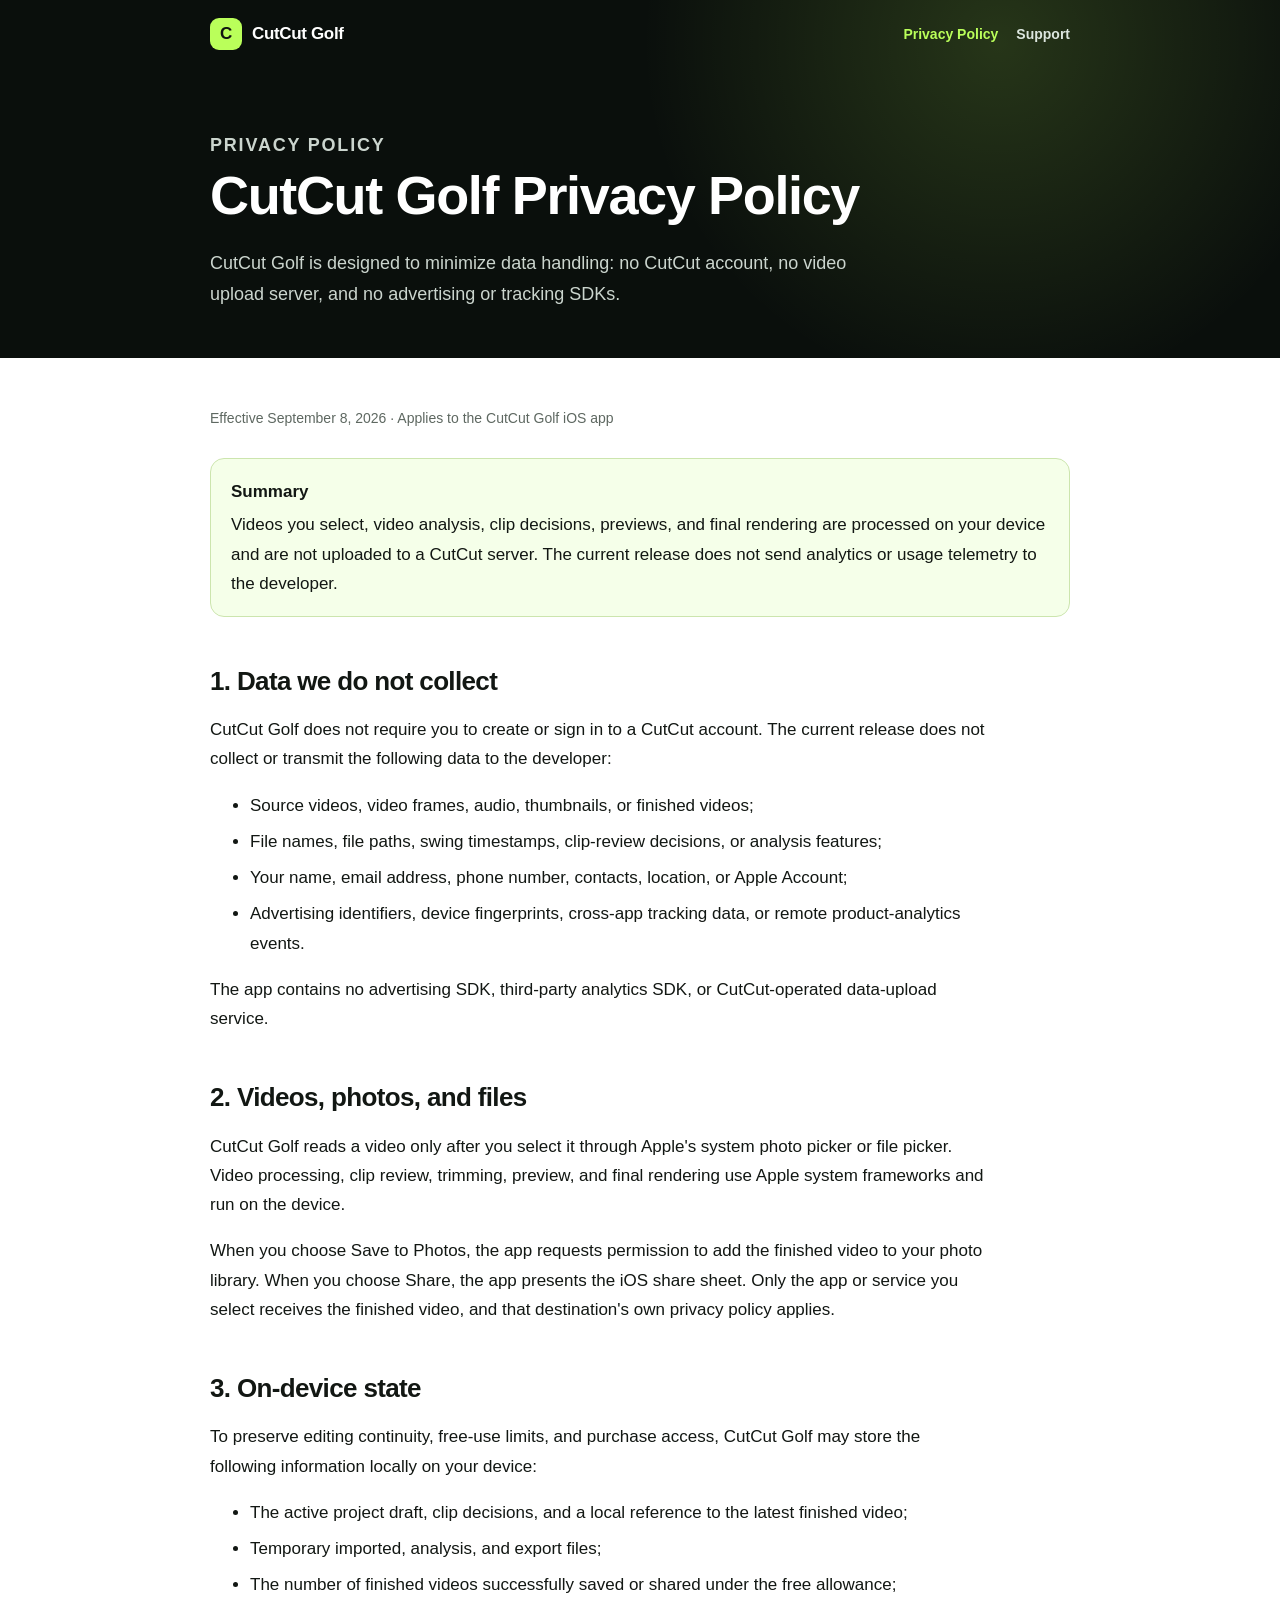
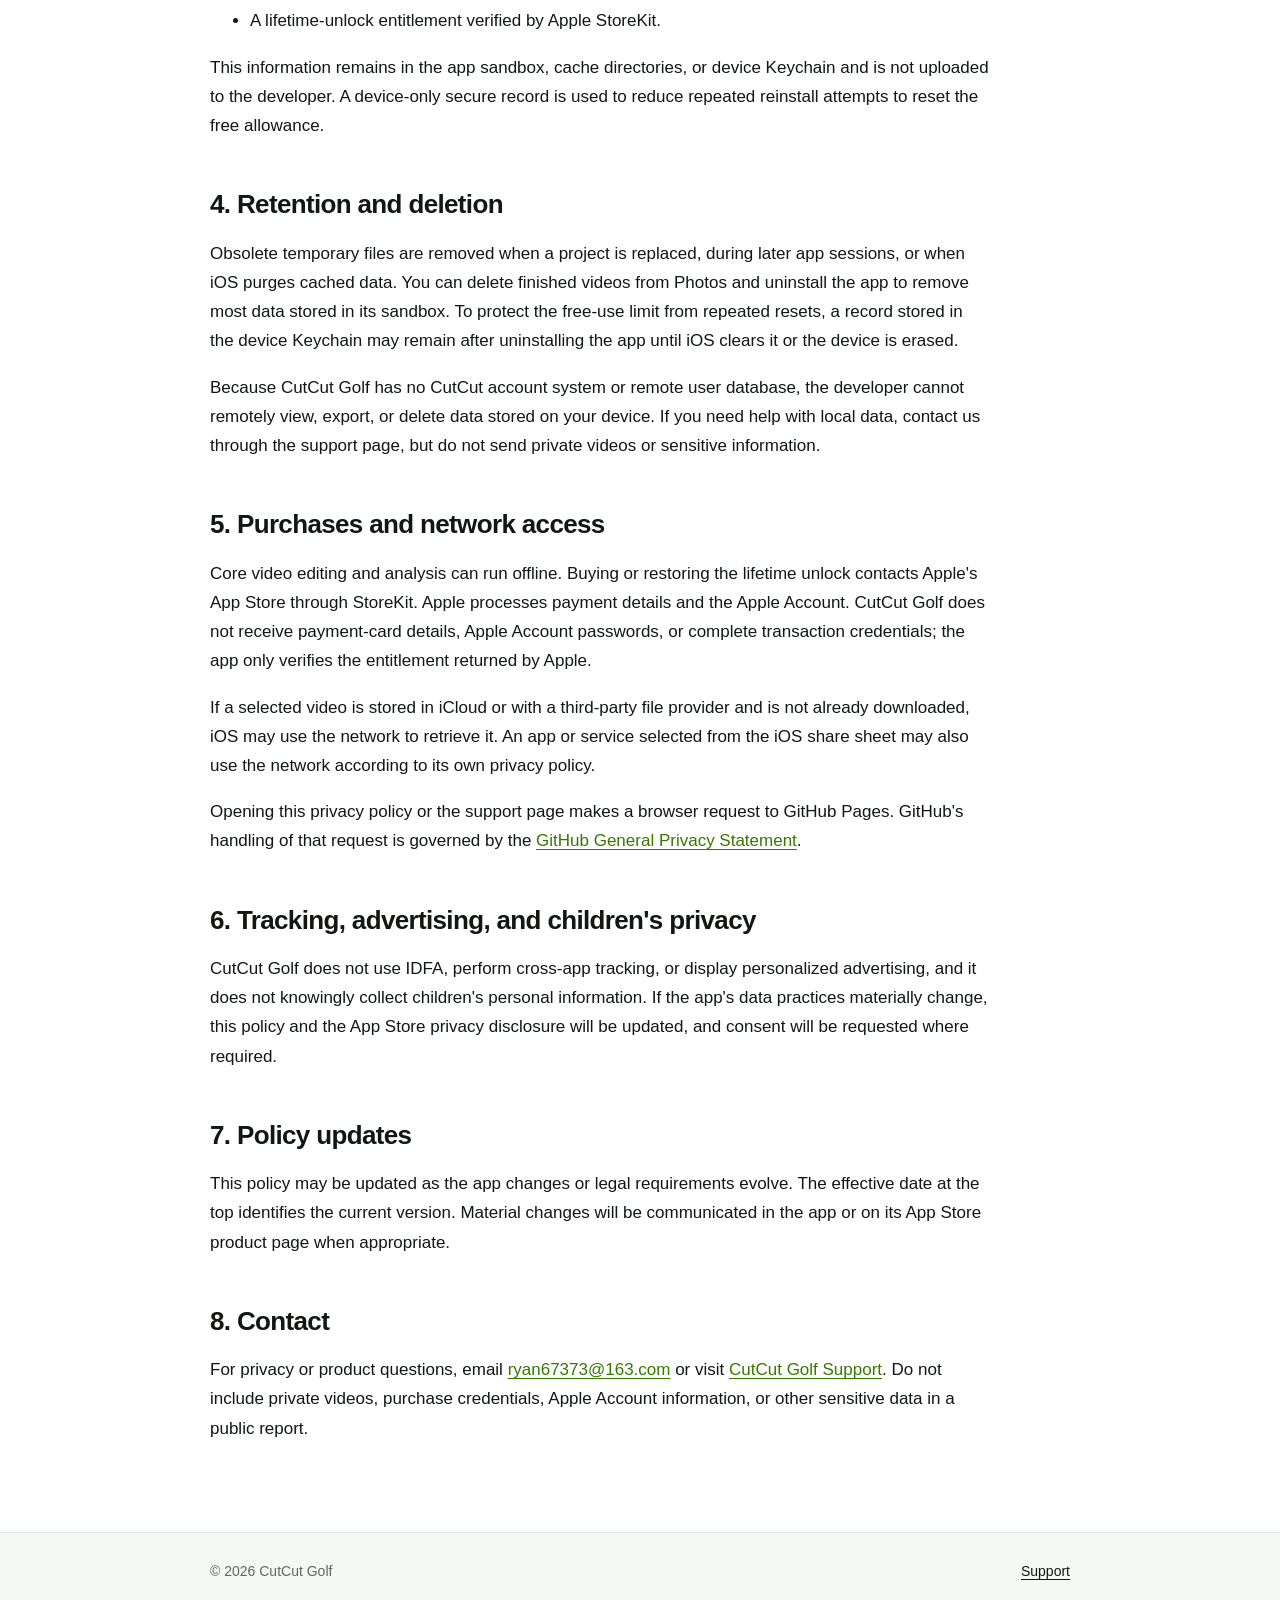
<file: docs/privacy/index.html>
<!doctype html>
<html lang="en">
  <head>
    <meta charset="utf-8">
    <meta name="viewport" content="width=device-width, initial-scale=1">
    <meta name="description" content="Privacy Policy for the CutCut Golf iOS app.">
    <link rel="canonical" href="https://ryanyuyuyuyu.github.io/CutCut-golf/privacy/">
    <title>Privacy Policy · CutCut Golf</title>
    <link rel="stylesheet" href="../assets/site.css">
  </head>
  <body>
    <header class="site-header">
      <nav class="site-nav" aria-label="Primary navigation">
        <a class="brand" href="../">
          <span class="brand-mark" aria-hidden="true">C</span>
          <span>CutCut Golf</span>
        </a>
        <div class="nav-links">
          <a href="./" aria-current="page">Privacy Policy</a>
          <a href="../support/">Support</a>
        </div>
      </nav>
      <div class="hero compact">
        <p class="eyebrow">Privacy Policy</p>
        <h1>CutCut Golf Privacy Policy</h1>
        <p>CutCut Golf is designed to minimize data handling: no CutCut account, no video upload server, and no advertising or tracking SDKs.</p>
      </div>
    </header>

    <main class="content">
      <p class="meta">Effective September 8, 2026 · Applies to the CutCut Golf iOS app</p>

      <div class="notice">
        <strong>Summary</strong>
        Videos you select, video analysis, clip decisions, previews, and final rendering are processed on your device and are not uploaded to a CutCut server.
        The current release does not send analytics or usage telemetry to the developer.
      </div>

      <h2>1. Data we do not collect</h2>
      <p>CutCut Golf does not require you to create or sign in to a CutCut account. The current release does not collect or transmit the following data to the developer:</p>
      <ul>
        <li>Source videos, video frames, audio, thumbnails, or finished videos;</li>
        <li>File names, file paths, swing timestamps, clip-review decisions, or analysis features;</li>
        <li>Your name, email address, phone number, contacts, location, or Apple Account;</li>
        <li>Advertising identifiers, device fingerprints, cross-app tracking data, or remote product-analytics events.</li>
      </ul>
      <p>The app contains no advertising SDK, third-party analytics SDK, or CutCut-operated data-upload service.</p>

      <h2>2. Videos, photos, and files</h2>
      <p>
        CutCut Golf reads a video only after you select it through Apple's system photo picker or file picker.
        Video processing, clip review, trimming, preview, and final rendering use Apple system frameworks and run on the device.
      </p>
      <p>
        When you choose Save to Photos, the app requests permission to add the finished video to your photo library.
        When you choose Share, the app presents the iOS share sheet. Only the app or service you select receives the finished video,
        and that destination's own privacy policy applies.
      </p>

      <h2>3. On-device state</h2>
      <p>To preserve editing continuity, free-use limits, and purchase access, CutCut Golf may store the following information locally on your device:</p>
      <ul>
        <li>The active project draft, clip decisions, and a local reference to the latest finished video;</li>
        <li>Temporary imported, analysis, and export files;</li>
        <li>The number of finished videos successfully saved or shared under the free allowance;</li>
        <li>A lifetime-unlock entitlement verified by Apple StoreKit.</li>
      </ul>
      <p>
        This information remains in the app sandbox, cache directories, or device Keychain and is not uploaded to the developer.
        A device-only secure record is used to reduce repeated reinstall attempts to reset the free allowance.
      </p>

      <h2>4. Retention and deletion</h2>
      <p>
        Obsolete temporary files are removed when a project is replaced, during later app sessions, or when iOS purges cached data.
        You can delete finished videos from Photos and uninstall the app to remove most data stored in its sandbox.
        To protect the free-use limit from repeated resets, a record stored in the device Keychain may remain after uninstalling the app
        until iOS clears it or the device is erased.
      </p>
      <p>
        Because CutCut Golf has no CutCut account system or remote user database, the developer cannot remotely view, export, or delete data stored on your device.
        If you need help with local data, contact us through the support page, but do not send private videos or sensitive information.
      </p>

      <h2>5. Purchases and network access</h2>
      <p>
        Core video editing and analysis can run offline. Buying or restoring the lifetime unlock contacts Apple's App Store through StoreKit.
        Apple processes payment details and the Apple Account. CutCut Golf does not receive payment-card details, Apple Account passwords,
        or complete transaction credentials; the app only verifies the entitlement returned by Apple.
      </p>
      <p>
        If a selected video is stored in iCloud or with a third-party file provider and is not already downloaded, iOS may use the network to retrieve it.
        An app or service selected from the iOS share sheet may also use the network according to its own privacy policy.
      </p>
      <p>
        Opening this privacy policy or the support page makes a browser request to GitHub Pages. GitHub's handling of that request is governed by the
        <a href="https://docs.github.com/en/site-policy/privacy-policies/github-general-privacy-statement">GitHub General Privacy Statement</a>.
      </p>

      <h2>6. Tracking, advertising, and children's privacy</h2>
      <p>
        CutCut Golf does not use IDFA, perform cross-app tracking, or display personalized advertising, and it does not knowingly collect children's personal information.
        If the app's data practices materially change, this policy and the App Store privacy disclosure will be updated, and consent will be requested where required.
      </p>

      <h2>7. Policy updates</h2>
      <p>
        This policy may be updated as the app changes or legal requirements evolve. The effective date at the top identifies the current version.
        Material changes will be communicated in the app or on its App Store product page when appropriate.
      </p>

      <h2>8. Contact</h2>
      <p>
        For privacy or product questions, email
        <a href="mailto:ryan67373@163.com">ryan67373@163.com</a>
        or visit <a href="../support/">CutCut Golf Support</a>.
        Do not include private videos, purchase credentials, Apple Account information, or other sensitive data in a public report.
      </p>
    </main>

    <footer class="site-footer">
      <div class="site-footer-inner">
        <span>© 2026 CutCut Golf</span>
        <a href="../support/">Support</a>
      </div>
    </footer>
  </body>
</html>
</file>
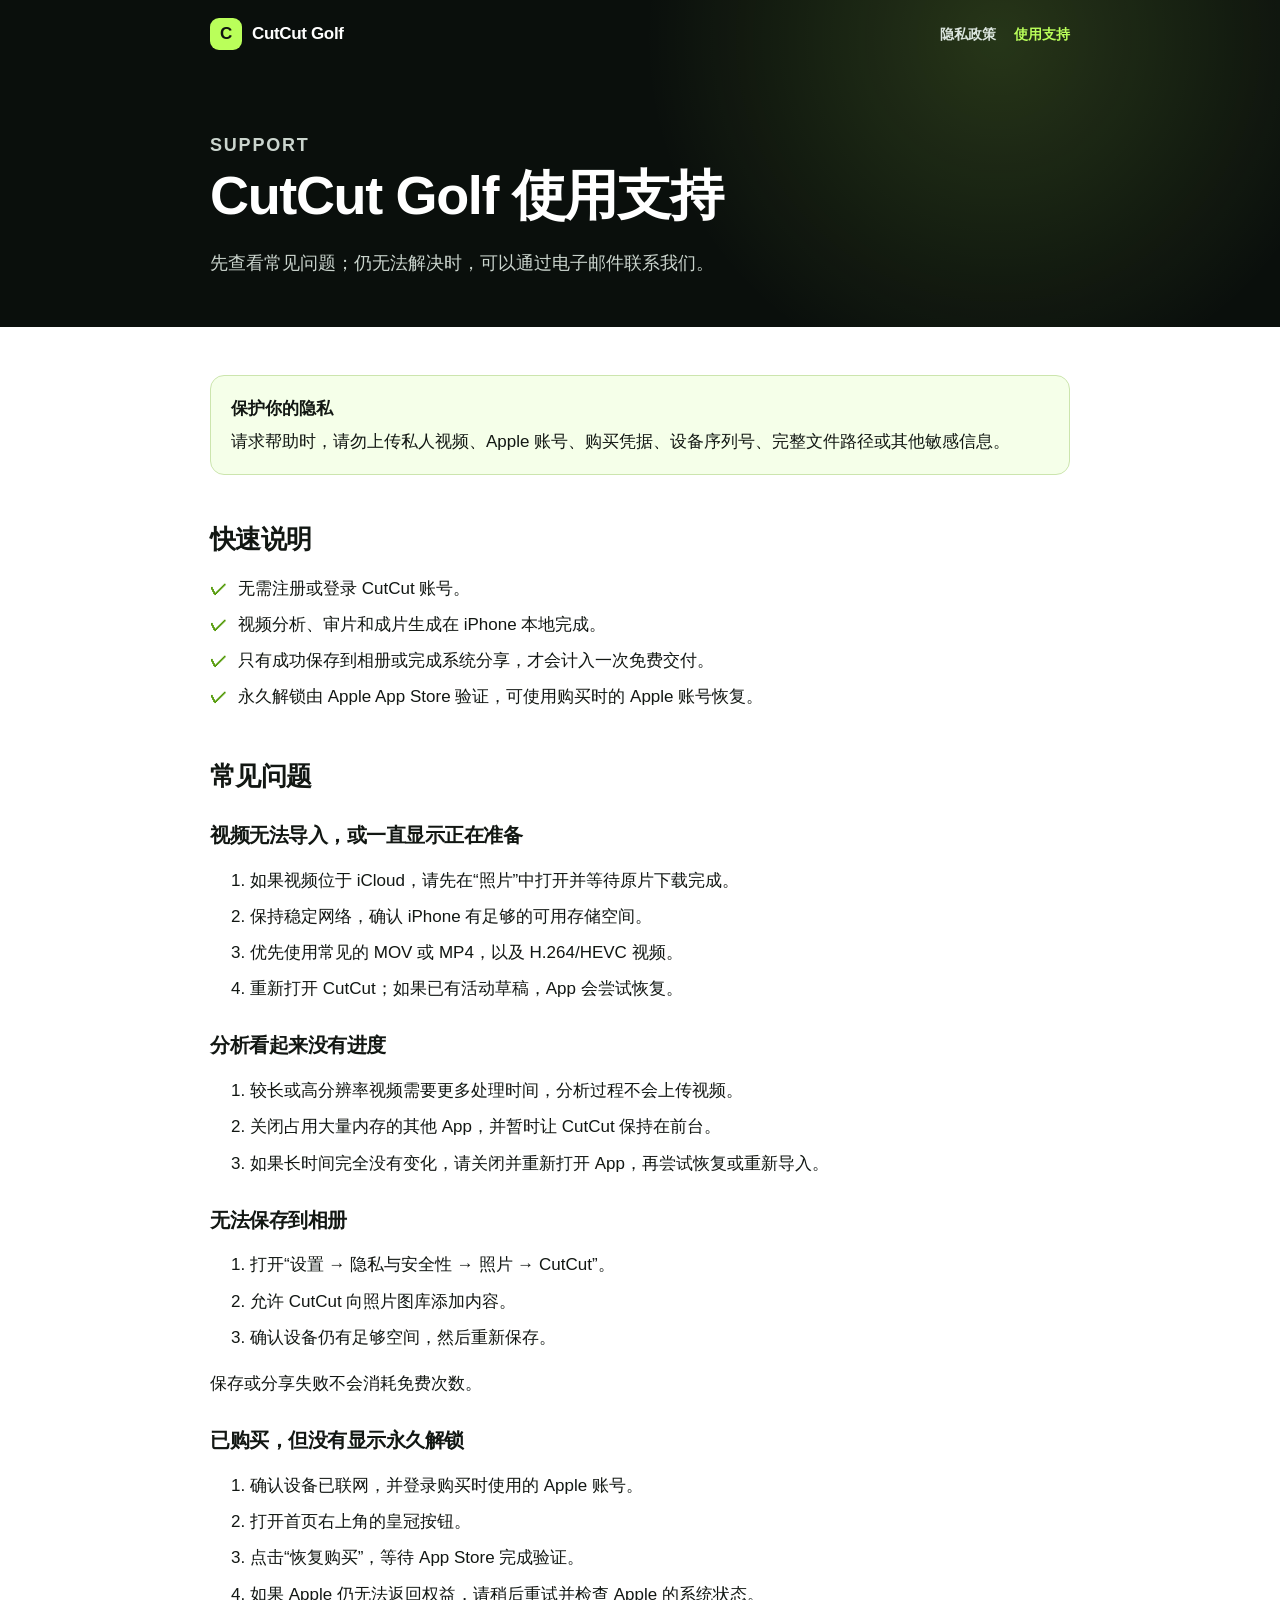
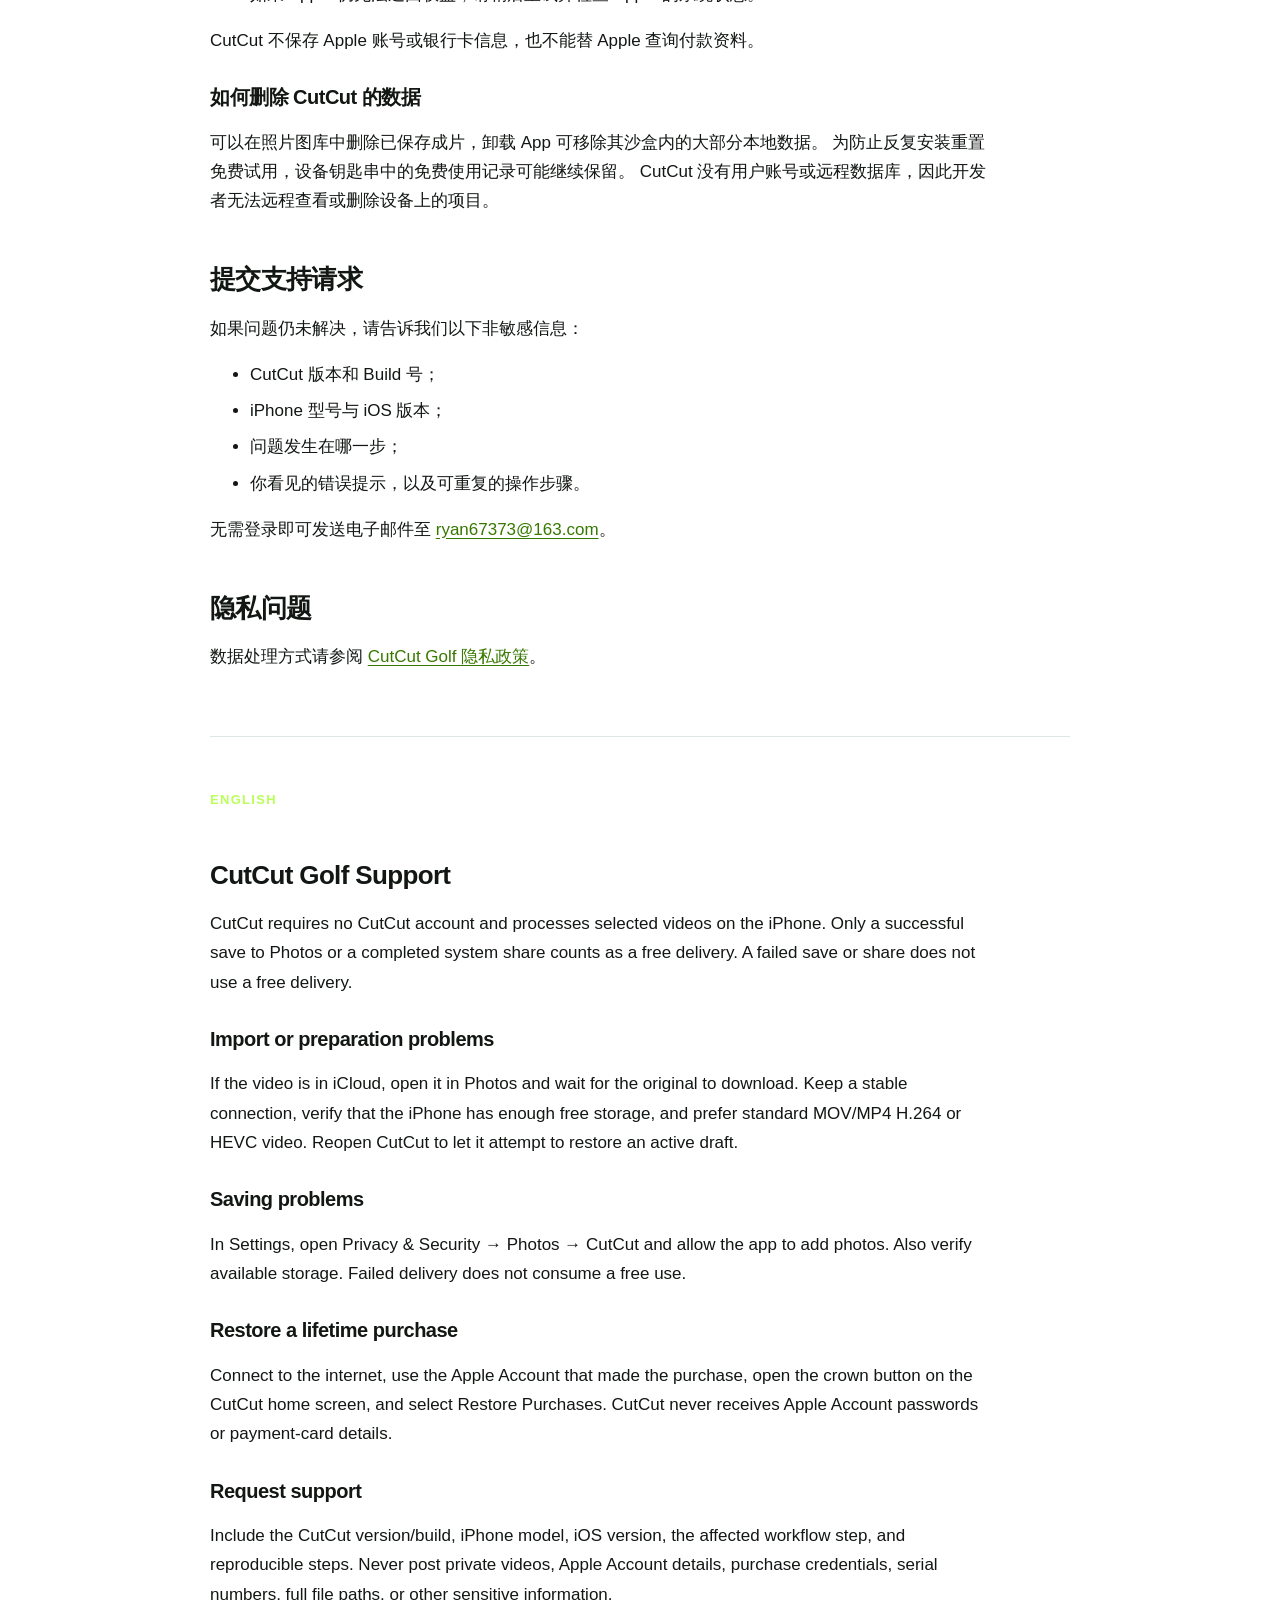
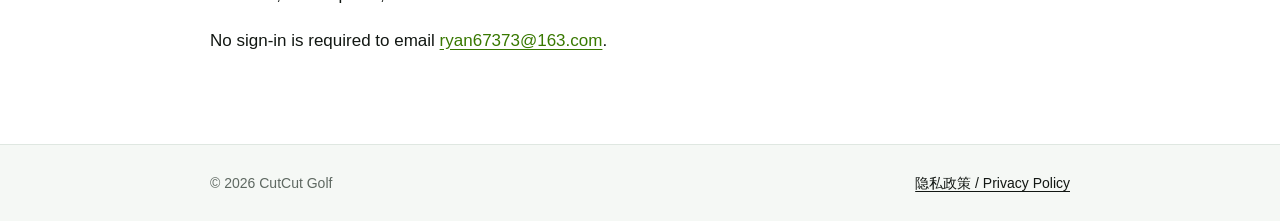
<file: docs/support/index.html>
<!doctype html>
<html lang="zh-CN">
  <head>
    <meta charset="utf-8">
    <meta name="viewport" content="width=device-width, initial-scale=1">
    <meta name="description" content="CutCut Golf iOS 使用支持与常见问题。">
    <link rel="canonical" href="https://ryanyuyuyuyu.github.io/CutCut-golf/support/">
    <title>使用支持 · CutCut Golf</title>
    <link rel="stylesheet" href="../assets/site.css">
  </head>
  <body>
    <header class="site-header">
      <nav class="site-nav" aria-label="主导航">
        <a class="brand" href="../">
          <span class="brand-mark" aria-hidden="true">C</span>
          <span>CutCut Golf</span>
        </a>
        <div class="nav-links">
          <a href="../privacy/">隐私政策</a>
          <a href="./" aria-current="page">使用支持</a>
        </div>
      </nav>
      <div class="hero compact">
        <p class="eyebrow">Support</p>
        <h1>CutCut Golf 使用支持</h1>
        <p>先查看常见问题；仍无法解决时，可以通过电子邮件联系我们。</p>
      </div>
    </header>

    <main class="content">
      <div class="notice">
        <strong>保护你的隐私</strong>
        请求帮助时，请勿上传私人视频、Apple 账号、购买凭据、设备序列号、完整文件路径或其他敏感信息。
      </div>

      <h2>快速说明</h2>
      <ul class="checklist">
        <li>无需注册或登录 CutCut 账号。</li>
        <li>视频分析、审片和成片生成在 iPhone 本地完成。</li>
        <li>只有成功保存到相册或完成系统分享，才会计入一次免费交付。</li>
        <li>永久解锁由 Apple App Store 验证，可使用购买时的 Apple 账号恢复。</li>
      </ul>

      <h2>常见问题</h2>

      <h3>视频无法导入，或一直显示正在准备</h3>
      <ol>
        <li>如果视频位于 iCloud，请先在“照片”中打开并等待原片下载完成。</li>
        <li>保持稳定网络，确认 iPhone 有足够的可用存储空间。</li>
        <li>优先使用常见的 MOV 或 MP4，以及 H.264/HEVC 视频。</li>
        <li>重新打开 CutCut；如果已有活动草稿，App 会尝试恢复。</li>
      </ol>

      <h3>分析看起来没有进度</h3>
      <ol>
        <li>较长或高分辨率视频需要更多处理时间，分析过程不会上传视频。</li>
        <li>关闭占用大量内存的其他 App，并暂时让 CutCut 保持在前台。</li>
        <li>如果长时间完全没有变化，请关闭并重新打开 App，再尝试恢复或重新导入。</li>
      </ol>

      <h3>无法保存到相册</h3>
      <ol>
        <li>打开“设置 → 隐私与安全性 → 照片 → CutCut”。</li>
        <li>允许 CutCut 向照片图库添加内容。</li>
        <li>确认设备仍有足够空间，然后重新保存。</li>
      </ol>
      <p>保存或分享失败不会消耗免费次数。</p>

      <h3>已购买，但没有显示永久解锁</h3>
      <ol>
        <li>确认设备已联网，并登录购买时使用的 Apple 账号。</li>
        <li>打开首页右上角的皇冠按钮。</li>
        <li>点击“恢复购买”，等待 App Store 完成验证。</li>
        <li>如果 Apple 仍无法返回权益，请稍后重试并检查 Apple 的系统状态。</li>
      </ol>
      <p>CutCut 不保存 Apple 账号或银行卡信息，也不能替 Apple 查询付款资料。</p>

      <h3>如何删除 CutCut 的数据</h3>
      <p>
        可以在照片图库中删除已保存成片，卸载 App 可移除其沙盒内的大部分本地数据。
        为防止反复安装重置免费试用，设备钥匙串中的免费使用记录可能继续保留。
        CutCut 没有用户账号或远程数据库，因此开发者无法远程查看或删除设备上的项目。
      </p>

      <h2>提交支持请求</h2>
      <p>如果问题仍未解决，请告诉我们以下非敏感信息：</p>
      <ul>
        <li>CutCut 版本和 Build 号；</li>
        <li>iPhone 型号与 iOS 版本；</li>
        <li>问题发生在哪一步；</li>
        <li>你看见的错误提示，以及可重复的操作步骤。</li>
      </ul>
      <p>
        无需登录即可发送电子邮件至
        <a href="mailto:ryan67373@163.com">ryan67373@163.com</a>。
      </p>

      <h2>隐私问题</h2>
      <p>数据处理方式请参阅 <a href="../privacy/">CutCut Golf 隐私政策</a>。</p>

      <hr class="language-divider">

      <p class="eyebrow">English</p>
      <h2>CutCut Golf Support</h2>
      <p>
        CutCut requires no CutCut account and processes selected videos on the iPhone. Only a successful save
        to Photos or a completed system share counts as a free delivery. A failed save or share does not use a
        free delivery.
      </p>

      <h3>Import or preparation problems</h3>
      <p>
        If the video is in iCloud, open it in Photos and wait for the original to download. Keep a stable
        connection, verify that the iPhone has enough free storage, and prefer standard MOV/MP4 H.264 or HEVC
        video. Reopen CutCut to let it attempt to restore an active draft.
      </p>

      <h3>Saving problems</h3>
      <p>
        In Settings, open Privacy &amp; Security → Photos → CutCut and allow the app to add photos. Also verify
        available storage. Failed delivery does not consume a free use.
      </p>

      <h3>Restore a lifetime purchase</h3>
      <p>
        Connect to the internet, use the Apple Account that made the purchase, open the crown button on the
        CutCut home screen, and select Restore Purchases. CutCut never receives Apple Account passwords or
        payment-card details.
      </p>

      <h3>Request support</h3>
      <p>
        Include the CutCut version/build, iPhone model, iOS version, the affected workflow step, and
        reproducible steps. Never post private videos, Apple Account details, purchase credentials, serial
        numbers, full file paths, or other sensitive information.
      </p>
      <p>
        No sign-in is required to email
        <a href="mailto:ryan67373@163.com">ryan67373@163.com</a>.
      </p>
    </main>

    <footer class="site-footer">
      <div class="site-footer-inner">
        <span>© 2026 CutCut Golf</span>
        <a href="../privacy/">隐私政策 / Privacy Policy</a>
      </div>
    </footer>
  </body>
</html>
</file>
<file: docs/assets/css/site.css>
:root {
  --bg: #07090b;
  --bg-2: #0c0f12;
  --panel: #12161a;
  --panel-2: #1a1f25;
  --line: rgb(255 255 255 / 8%);
  --line-2: rgb(255 255 255 / 14%);
  --text: #f3f5f0;
  --muted: #9aa29b;
  --dim: #6b736d;
  --lime: #cdf76d;
  --lime-2: #a6dc47;
  --lime-glow: rgb(205 247 109 / 22%);
  --red: #ff5e57;
  --green: #8fe39b;
  --navy: #141b33;
  --radius: 22px;
  --wrap: 1180px;
  --ease: cubic-bezier(.22, 1, .36, 1);
  --font: -apple-system, BlinkMacSystemFont, "SF Pro Display", "SF Pro Text", "PingFang SC", "Hiragino Sans GB", "Microsoft YaHei", "Noto Sans SC", "Segoe UI", Roboto, "Helvetica Neue", Arial, sans-serif;
  --nav-h: 60px;
}

*, *::before, *::after { box-sizing: border-box; }
html { -webkit-text-size-adjust: 100%; scroll-padding-top: calc(var(--nav-h) + 12px); }
@media (prefers-reduced-motion: no-preference) { html { scroll-behavior: smooth; } }
body {
  margin: 0;
  background: var(--bg);
  color: var(--text);
  font-family: var(--font);
  font-size: 17px;
  line-height: 1.6;
  -webkit-font-smoothing: antialiased;
  -moz-osx-font-smoothing: grayscale;
  overflow-x: hidden;
}
img, video, canvas { display: block; max-width: 100%; }
img { height: auto; }
a { color: inherit; }
button { font: inherit; color: inherit; }
h1, h2, h3 { margin: 0; line-height: 1.08; letter-spacing: -0.025em; }
p { margin: 0; }
:focus-visible { outline: 2px solid var(--lime); outline-offset: 3px; border-radius: 8px; }

/* language switching */
:root[data-lang="zh"] [data-l="en"],
:root[data-lang="en"] [data-l="zh"] { display: none !important; }
:root[data-lang="zh"] { --tracking-title: -0.01em; }
:root[data-lang="en"] { --tracking-title: -0.045em; }

.skip { position: absolute; left: -9999px; top: 8px; z-index: 100; background: var(--lime); color: #000; padding: 8px 14px; border-radius: 10px; }
.skip:focus { left: 8px; }

.wrap { width: min(100% - 40px, var(--wrap)); margin-inline: auto; }
.narrow { max-width: 780px; }
.eyebrow { color: var(--lime); font-size: 13px; font-weight: 600; letter-spacing: .14em; text-transform: uppercase; margin-bottom: 18px; }

/* buttons */
.btn {
  display: inline-flex; align-items: center; justify-content: center; gap: 10px;
  min-height: 48px; padding: 0 22px; border-radius: 999px; border: 0;
  font-weight: 600; font-size: 16px; text-decoration: none; cursor: pointer;
  transition: transform .4s var(--ease), background .3s, box-shadow .4s var(--ease), opacity .3s;
  -webkit-tap-highlight-color: transparent; white-space: nowrap;
}
.btn:active { transform: scale(.97); }
.btn-lime { background: linear-gradient(100deg, #dcff86, var(--lime-2)); color: #0b1004; box-shadow: 0 0 0 0 var(--lime-glow); }
.btn-lime:hover { box-shadow: 0 10px 40px -8px rgb(205 247 109 / 55%); }
.btn-sm { min-height: 36px; padding: 0 16px; font-size: 14px; }
.btn-block { width: 100%; }
.btn-ghost { background: rgb(255 255 255 / 8%); color: var(--text); backdrop-filter: blur(12px); -webkit-backdrop-filter: blur(12px); border: 1px solid var(--line-2); }
.btn-ghost:hover { background: rgb(255 255 255 / 14%); }
.btn-store { background: #fff; color: #000; padding: 0 22px 0 18px; min-height: 54px; }
.btn-store:hover { box-shadow: 0 10px 40px -10px rgb(255 255 255 / 45%); }
.store-text { display: flex; flex-direction: column; line-height: 1.05; text-align: left; }
.store-text small { font-size: 11px; font-weight: 500; }
.store-text b { font-size: 19px; letter-spacing: -0.02em; }
.btn-store-lg { min-height: 62px; padding: 0 28px 0 22px; }
.btn-store-lg .store-text b { font-size: 22px; }

/* nav */
.nav {
  position: fixed; inset: 0 0 auto; z-index: 50; height: calc(var(--nav-h) + env(safe-area-inset-top));
  padding-top: env(safe-area-inset-top);
  transition: background .4s, border-color .4s, backdrop-filter .4s;
  border-bottom: 1px solid transparent;
}
.nav::before { content: ""; position: absolute; inset: 0 0 -30px; z-index: -1; background: linear-gradient(180deg, rgb(7 9 11 / 60%), transparent); pointer-events: none; transition: opacity .4s; }
.nav.scrolled::before { opacity: 0; }
.nav.scrolled { background: rgb(7 9 11 / 72%); backdrop-filter: saturate(160%) blur(18px); -webkit-backdrop-filter: saturate(160%) blur(18px); border-color: var(--line); }
.nav-inner { width: min(100% - 32px, 1280px); margin: 0 auto; height: var(--nav-h); display: flex; align-items: center; gap: 24px; }
.brand { display: flex; align-items: center; gap: 10px; text-decoration: none; font-weight: 700; letter-spacing: -0.02em; white-space: nowrap; }
@media (max-width: 370px) { .brand span { display: none; } .nav-inner { gap: 10px; } .lang-opt { padding: 4px 8px; } }
.brand img { border-radius: 8px; }
.nav-links { display: flex; gap: 4px; margin-left: auto; }
.nav-links a { text-decoration: none; color: var(--muted); font-size: 14px; padding: 6px 12px; border-radius: 999px; transition: color .2s, background .2s; }
.nav-links a:hover { color: var(--text); background: rgb(255 255 255 / 6%); }
.nav-actions { display: flex; align-items: center; gap: 10px; }
.lang-toggle { display: flex; padding: 3px; border-radius: 999px; background: rgb(255 255 255 / 8%); border: 1px solid var(--line); cursor: pointer; }
.lang-opt { font-size: 12px; font-weight: 600; padding: 4px 10px; border-radius: 999px; color: var(--muted); transition: all .3s var(--ease); }
:root[data-lang="zh"] .lang-opt[data-v="zh"], :root[data-lang="en"] .lang-opt[data-v="en"] { background: var(--text); color: #000; }
@media (max-width: 860px) { .nav-links { display: none; } .nav-actions { margin-left: auto; } }

/* HERO */
.hero { position: relative; height: 260vh; height: 260svh; }
.hero-sticky { position: sticky; top: 0; height: 100vh; height: 100svh; overflow: hidden; background: #1b1d1a; }
.hero-canvas, .hero-poster { position: absolute; inset: 0; width: 100%; height: 100%; object-fit: cover; }
.hero-canvas { opacity: 0; transition: opacity .6s; }
.hero.ready .hero-canvas { opacity: 1; }
.hero.ready .hero-poster { opacity: 0; transition: opacity .6s; }
.hero-shade {
  position: absolute; inset: 0;
  background:
    linear-gradient(90deg, rgb(7 9 11 / 88%) 0%, rgb(7 9 11 / 55%) 38%, rgb(7 9 11 / 0%) 65%),
    linear-gradient(0deg, var(--bg) 0%, rgb(7 9 11 / 0%) 30%);
}
.hero-slash {
  position: absolute; left: 50%; top: 50%; width: 170vmax; height: 3px;
  background: linear-gradient(90deg, transparent, rgb(255 255 255 / 90%) 45%, #fff 50%, rgb(255 255 255 / 90%) 55%, transparent);
  box-shadow: 0 0 24px 4px rgb(255 255 255 / 55%), 0 0 80px 10px var(--lime-glow);
  transform: translate(-50%, -50%) rotate(-38deg) scaleX(var(--slash, 0));
  opacity: var(--slash-o, 0); pointer-events: none; mix-blend-mode: screen;
}
.ai-tag { position: absolute; right: 16px; bottom: 16px; font-size: 11px; color: rgb(255 255 255 / 70%); background: rgb(0 0 0 / 35%); border: 1px solid rgb(255 255 255 / 20%); border-radius: 6px; padding: 2px 8px; backdrop-filter: blur(6px); }
.hero-copy {
  position: absolute; left: max(20px, calc((100vw - var(--wrap)) / 2)); top: 50%; transform: translateY(calc(-50% + var(--copy-y, 0px)));
  width: min(760px, calc(100% - 40px)); opacity: var(--copy-o, 1);
}
.hero-title { font-size: clamp(46px, 7.6vw, 116px); font-weight: 800; letter-spacing: var(--tracking-title); line-height: .98; margin-bottom: 26px; }
.hero-title .line { display: block; }
.hero-title .l2 { color: rgb(255 255 255 / 28%); transition: color .5s var(--ease), text-shadow .5s; }
.hero-title .l2.lit { color: var(--lime); text-shadow: 0 0 60px rgb(205 247 109 / 35%); }
.hero-sub { font-size: clamp(16px, 1.5vw, 19px); color: rgb(243 245 240 / 78%); max-width: 520px; margin-bottom: 30px; }
.hero-cta { display: flex; flex-wrap: wrap; gap: 12px; margin-bottom: 26px; }
.hero-facts { display: flex; flex-wrap: wrap; gap: 8px 18px; list-style: none; padding: 0; margin: 0; color: var(--muted); font-size: 14px; }
.hero-facts li::before { content: "✓"; color: var(--lime); margin-right: 6px; }
.scroll-cue { position: absolute; left: 50%; bottom: 28px; width: 24px; height: 38px; border: 2px solid rgb(255 255 255 / 35%); border-radius: 14px; transform: translateX(-50%); opacity: var(--cue-o, 1); }
.scroll-cue span { position: absolute; left: 50%; top: 7px; width: 4px; height: 8px; margin-left: -2px; border-radius: 2px; background: #fff; animation: cue 1.8s var(--ease) infinite; }
@keyframes cue { 0% { transform: translateY(0); opacity: 1; } 70% { transform: translateY(12px); opacity: 0; } 100% { opacity: 0; } }

@media (max-width: 760px) {
  .hero-shade { background: linear-gradient(0deg, var(--bg) 0%, rgb(7 9 11 / 88%) 34%, rgb(7 9 11 / 10%) 64%, rgb(7 9 11 / 30%) 100%); }
  .hero-copy { top: auto; bottom: calc(26px + env(safe-area-inset-bottom)); transform: translateY(var(--copy-y, 0px)); left: 20px; }
  .hero-title { margin-bottom: 16px; }
  .hero-sub { margin-bottom: 20px; font-size: 15.5px; }
  .hero-sub br { display: none; }
  .hero-cta { margin-bottom: 16px; }
  .hero-cta .btn-ghost { display: none; }
  .scroll-cue { display: none; }
  .ai-tag { top: calc(var(--nav-h) + env(safe-area-inset-top) + 10px); bottom: auto; }
}

/* STORY / timeline */
.story { position: relative; height: 300vh; height: 300svh; }
.story-sticky { position: sticky; top: 0; height: 100vh; height: 100svh; display: flex; align-items: center; overflow: hidden; }
.story-sticky .wrap { display: grid; grid-template-columns: minmax(0, 1fr) minmax(0, 1.25fr); gap: 64px; align-items: center; }
.story-copy { position: relative; min-width: 0; }
.story-title, .story-sub { display: grid; }
.story-title > .st, .story-sub > .st { grid-area: 1 / 1; min-width: 0; transition: opacity .22s ease-out, transform .22s ease-out; opacity: 0; transform: translateY(-14px); }
.story[data-stage="0"] .st-0, .story[data-stage="1"] .st-1, .story[data-stage="2"] .st-2 { opacity: 1; transform: none; transition: opacity .6s var(--ease) .22s, transform .7s var(--ease) .22s; }
.story-title { font-size: clamp(36px, 5vw, 68px); font-weight: 800; letter-spacing: var(--tracking-title); margin-bottom: 24px; }
.story-sub { color: var(--muted); font-size: 18px; max-width: 460px; }

.timeline { min-width: 0; background: linear-gradient(180deg, var(--panel), var(--bg-2)); border: 1px solid var(--line); border-radius: 28px; padding: 26px; box-shadow: 0 40px 120px -40px rgb(0 0 0 / 80%); }
.tl-head { display: flex; justify-content: space-between; font-size: 13px; color: var(--muted); font-variant-numeric: tabular-nums; margin-bottom: 18px; }
.tl-file::before { content: "▶"; color: var(--lime); margin-right: 8px; font-size: 10px; }
.tl-bars { display: flex; align-items: center; gap: 2px; height: 150px; }
.tl-bars i { flex: 1 1 0; min-width: 0; border-radius: 2px; background: rgb(255 255 255 / 16%); height: var(--h); transition: height .8s var(--ease), background .5s, flex-grow .9s var(--ease), opacity .6s, margin .9s var(--ease); }
.story[data-stage="1"] .tl-bars i.hit, .story[data-stage="2"] .tl-bars i.hit { background: var(--lime); box-shadow: 0 0 14px var(--lime-glow); }
.story[data-stage="1"] .tl-bars i:not(.hit) { height: calc(var(--h) * .6); }
.story[data-stage="2"] .tl-bars i:not(.hit) { flex-grow: 0; opacity: 0; margin: 0 -1px; }
.story[data-stage="2"] .tl-bars i.hit { flex-grow: 6; height: 130px; }
.tl-clips { display: flex; gap: 6px; margin-top: 16px; min-height: 30px; }
.tl-clips span { flex: 1; min-width: 0; text-align: center; font-size: 12px; font-variant-numeric: tabular-nums; color: var(--muted); border-top: 1px dashed var(--line-2); padding-top: 8px; opacity: 0; transform: translateY(6px); transition: opacity .5s var(--ease), transform .5s var(--ease); transition-delay: calc(var(--i) * 60ms + 300ms); }
.story[data-stage="2"] .tl-clips span { opacity: 1; transform: none; }
.tl-foot { display: flex; gap: 18px; align-items: center; margin-top: 18px; font-size: 12px; color: var(--muted); flex-wrap: wrap; }
.dot { display: inline-block; width: 8px; height: 8px; border-radius: 2px; margin-right: 6px; vertical-align: 0; }
.dot-wait { background: rgb(255 255 255 / 25%); }
.dot-hit { background: var(--lime); }
.tl-note { margin-left: auto; border: 1px solid var(--line-2); border-radius: 6px; padding: 1px 7px; }

@media (max-width: 900px) {
  .story-sticky .wrap { grid-template-columns: minmax(0, 1fr); gap: 28px; }
  .story-title { margin-bottom: 14px; }
  .story-sub { font-size: 16px; }
  .tl-bars { height: 110px; }
  .story[data-stage="2"] .tl-bars i.hit { height: 96px; }
  .timeline { padding: 18px; border-radius: 22px; }
}

@media (max-width: 370px) {
  .tl-clips { gap: 3px; }
  .tl-clips span { font-size: 10px; }
}

/* sections */
.section { padding: clamp(90px, 13vw, 170px) 0; position: relative; }
.sec-head { margin-bottom: clamp(40px, 6vw, 72px); max-width: 760px; }
.sec-head.center { margin-inline: auto; text-align: center; }
.sec-head h2 { font-size: clamp(36px, 5.4vw, 72px); font-weight: 800; letter-spacing: var(--tracking-title); }
.sec-sub { color: var(--muted); font-size: clamp(16px, 1.6vw, 19px); margin-top: 20px; max-width: 640px; }
.center { text-align: center; }
.fine { color: var(--dim); font-size: 13px; line-height: 1.6; }

/* reveal */
.js .reveal { opacity: 0; transform: translateY(28px); transition: opacity .9s var(--ease), transform .9s var(--ease); transition-delay: var(--d, 0ms); }
.js .reveal.in { opacity: 1; transform: none; }

/* SIMULATOR */
.try { background: radial-gradient(ellipse 60% 50% at 30% 40%, rgb(205 247 109 / 7%), transparent 70%); }
.sim { display: grid; grid-template-columns: minmax(0, 420px) minmax(0, 1fr); gap: clamp(28px, 6vw, 80px); align-items: start; }
.sim > * { min-width: 0; }
.sim-device { position: relative; border-radius: 48px; padding: 12px; background: linear-gradient(145deg, #2a2f35, #0e1114); box-shadow: 0 0 0 1px rgb(255 255 255 / 8%) inset, 0 60px 120px -40px rgb(0 0 0 / 90%), 0 0 120px -40px var(--lime-glow); }
.sim-screen { background: #0a0d10; border-radius: 38px; padding: 16px 14px 18px; overflow: hidden; }
.sim-top { display: flex; align-items: center; gap: 10px; margin-bottom: 10px; }
.sim-top img { border-radius: 7px; }
.sim-steps { flex: 1; display: grid; grid-template-columns: repeat(6, 1fr); gap: 4px; }
.sim-steps i { height: 3px; border-radius: 2px; background: rgb(255 255 255 / 14%); transition: background .4s; }
.sim-steps i.on { background: var(--lime); }
.sim-sound { display: inline-flex; align-items: center; gap: 5px; font-size: 12px; background: var(--panel-2); border: 1px solid var(--line); border-radius: 999px; padding: 5px 10px; cursor: pointer; color: var(--muted); }
.sim-sound .wave { opacity: .25; }
.sim-sound[aria-pressed="true"] { color: var(--lime); border-color: rgb(205 247 109 / 40%); }
.sim-sound[aria-pressed="true"] .wave { opacity: 1; }
.sim-stage-label { font-size: 13px; font-weight: 600; margin: 0 2px 8px; color: var(--text); }
.sim-video { position: relative; border-radius: 18px; overflow: hidden; background: #1b1d1a; aspect-ratio: 640 / 1136; max-height: 36vh; max-height: 36svh; margin: 0 auto 12px; }
.sim-video video { width: 100%; height: 100%; object-fit: cover; }
.sim-clock { position: absolute; left: 10px; bottom: 10px; font-size: 12px; font-variant-numeric: tabular-nums; background: rgb(0 0 0 / 70%); color: #fff; padding: 2px 8px; border-radius: 6px; }
@media (min-width: 900px) { .sim-video { max-height: 330px; aspect-ratio: auto; height: 330px; width: 186px; } }

.sim-panel { background: var(--panel); border: 1px solid rgb(205 247 109 / 22%); border-radius: 20px; padding: 14px; }
.sim-panel[hidden] { display: none; }
.rv-head { display: flex; align-items: center; gap: 10px; margin-bottom: 4px; }
.rv-time { display: flex; align-items: center; gap: 6px; font-size: 18px; font-variant-numeric: tabular-nums; }
.rv-count { font-size: 12px; color: var(--muted); }
.pill { margin-left: auto; font-size: 13px; font-weight: 600; display: inline-flex; align-items: center; gap: 6px; color: var(--muted); }
.pill::before { content: ""; width: 12px; height: 12px; border-radius: 50%; border: 2px dashed currentColor; }
.pill[data-s="kept"] { color: var(--green); }
.pill[data-s="kept"]::before { border-style: solid; background: currentColor; }
.pill[data-s="discarded"] { color: var(--red); }
.pill[data-s="discarded"]::before { border-style: solid; }
.pill.bump { animation: bump .45s var(--ease); }
@keyframes bump { 40% { transform: scale(1.12); } }

.trim { position: relative; height: 54px; margin: 6px 10px 0; touch-action: none; user-select: none; -webkit-user-select: none; }
.trim-track { position: absolute; left: 0; right: 0; top: 50%; height: 8px; margin-top: -4px; border-radius: 4px; background: rgb(255 255 255 / 10%); }
.trim-sel { position: absolute; top: 50%; height: 8px; margin-top: -4px; background: #9fcf55; border-radius: 4px; }
.trim-play { position: absolute; top: 50%; width: 2px; height: 22px; margin: -11px 0 0 -1px; background: #fff; opacity: .5; border-radius: 1px; pointer-events: none; }
.trim-impact { position: absolute; top: 50%; width: 3px; height: 26px; margin: -13px 0 0 -1.5px; background: #fff; border-radius: 2px; pointer-events: none; }
.trim-impact::after { content: ""; position: absolute; left: 50%; top: 50%; width: 9px; height: 9px; margin: -4.5px 0 0 -4.5px; border-radius: 50%; background: #fff; }
.trim-h { position: absolute; top: 50%; width: 22px; height: 40px; margin: -20px 0 0 -11px; border-radius: 8px; border: 0; cursor: grab; padding: 0; touch-action: none; }
.trim-h::before { content: ""; position: absolute; left: -12px; right: -12px; top: -8px; bottom: -8px; }
.trim-h::after { content: ""; position: absolute; left: 50%; top: 10px; bottom: 10px; width: 2px; margin-left: -1px; background: rgb(0 0 0 / 30%); border-radius: 1px; }
.trim-h-start { background: #fff; }
.trim-h-end { background: var(--lime); }
.trim-h:active, .trim-h.drag { cursor: grabbing; transform: scale(1.08); }
.rv-times { display: flex; justify-content: space-between; font-size: 13px; color: var(--muted); font-variant-numeric: tabular-nums; margin: 2px 0 12px; }
.rv-times #rvDur { color: var(--text); }
.rv-actions { display: grid; grid-template-columns: 34px 1fr 1fr 1fr 34px; gap: 6px; }
.ab, .ib { min-height: 44px; border-radius: 14px; border: 1px solid var(--line-2); background: transparent; cursor: pointer; font-weight: 600; font-size: 14px; transition: transform .2s, background .2s; display: inline-flex; align-items: center; justify-content: center; gap: 4px; -webkit-tap-highlight-color: transparent; padding: 0 6px; }
.ab:active, .ib:active { transform: scale(.95); }
.ib { font-size: 22px; border: 0; color: var(--muted); }
.ib:hover { color: var(--text); }
.ib:disabled { opacity: .3; cursor: default; }
.ab-discard { background: rgb(255 94 87 / 14%); border-color: transparent; color: var(--red); }
.ab-keep { background: rgb(143 227 155 / 14%); border-color: transparent; color: var(--green); }
.ab:hover { background: rgb(255 255 255 / 6%); }
.ab-discard:hover { background: rgb(255 94 87 / 22%); }
.ab-keep:hover { background: rgb(143 227 155 / 22%); }
.rv-chips { display: flex; gap: 6px; justify-content: center; margin: 12px 0 4px; }
.chip { font-size: 12px; font-variant-numeric: tabular-nums; padding: 3px 10px; border-radius: 999px; border: 1px solid var(--line-2); background: transparent; cursor: pointer; color: var(--muted); }
.chip.cur { border-color: var(--text); color: var(--text); }
.chip[data-s="kept"] { color: var(--green); border-color: rgb(143 227 155 / 50%); }
.chip[data-s="discarded"] { color: var(--red); border-color: rgb(255 94 87 / 40%); text-decoration: line-through; }
.continue { width: 100%; margin-top: 8px; min-height: 44px; border: 0; background: transparent; color: var(--dim); font-weight: 600; font-size: 15px; cursor: not-allowed; border-radius: 14px; }
.continue.ok { color: #0b1004; background: linear-gradient(100deg, #dcff86, var(--lime-2)); cursor: pointer; }

.out-head { display: flex; flex-wrap: wrap; gap: 8px; justify-content: space-between; align-items: center; margin-bottom: 12px; }
.ok { color: var(--lime); font-weight: 600; font-size: 15px; }
.link-btn { background: var(--panel-2); border: 1px solid var(--line); border-radius: 999px; padding: 4px 12px; font-size: 13px; cursor: pointer; }
.seg { display: grid; grid-template-columns: 1fr 1fr; padding: 4px; border-radius: 14px; background: rgb(255 255 255 / 6%); margin-bottom: 10px; }
.seg-b { border: 0; background: transparent; border-radius: 10px; padding: 9px 4px; font-weight: 600; font-size: 14px; cursor: pointer; color: var(--muted); transition: background .3s var(--ease), color .3s; }
.seg-b[aria-checked="true"] { background: #3a4047; color: var(--text); }
.seg-b:disabled { opacity: .6; cursor: default; }
.out-desc { font-size: 13px; color: var(--muted); margin-bottom: 12px; min-height: 2.6em; }
.progress { height: 6px; border-radius: 3px; background: rgb(255 255 255 / 10%); overflow: hidden; margin-top: 12px; }
.progress i { display: block; height: 100%; width: 0; background: var(--lime); border-radius: 3px; }
.progress.run i { width: 100%; transition: width 1.4s cubic-bezier(.4, 0, .2, 1); }

.ready-head { display: flex; gap: 12px; align-items: center; margin-bottom: 12px; }
.ready-head b { display: block; font-size: 17px; }
.ready-head small { display: block; color: var(--muted); font-size: 13px; }
.ring { width: 26px; height: 26px; border-radius: 50%; border: 2px solid var(--lime); flex: none; position: relative; transition: background .4s; }
.ring::after { content: "✓"; position: absolute; inset: 0; display: grid; place-items: center; font-size: 13px; color: var(--lime); font-weight: 700; }
.ring.full { background: var(--lime); }
.ring.full::after { color: #000; }
.ready-files { display: flex; flex-wrap: wrap; gap: 6px; margin-bottom: 12px; }
.ready-files span { font-size: 12px; background: var(--panel-2); border-radius: 8px; padding: 4px 9px; color: var(--muted); font-variant-numeric: tabular-nums; }
#bSave[disabled] { background: #3a4047; color: var(--muted); cursor: default; box-shadow: none; }
.ready-row { display: grid; grid-template-columns: 1fr 1fr; gap: 8px; margin-top: 8px; }

.sim-side { position: relative; padding-top: 10px; }
.sim-side h3 { font-size: 22px; margin-bottom: 20px; }
.rules { list-style: none; padding: 0; margin: 0 0 24px; display: grid; gap: 10px; }
.rules li { display: flex; gap: 14px; align-items: flex-start; padding: 16px 18px; border-radius: 18px; background: var(--panel); border: 1px solid var(--line); transition: border-color .5s, background .5s; }
.rules li > i { flex: none; width: 24px; height: 24px; border-radius: 50%; border: 2px dashed var(--line-2); margin-top: 1px; position: relative; transition: all .5s var(--ease); }
.rules li.done { border-color: rgb(205 247 109 / 35%); background: linear-gradient(90deg, rgb(205 247 109 / 7%), var(--panel)); }
.rules li.done > i { border: 0; background: var(--lime); }
.rules li.done > i::after { content: "✓"; position: absolute; inset: 0; display: grid; place-items: center; color: #000; font-size: 13px; font-weight: 800; }
.rules b { display: block; font-size: 16px; margin-bottom: 2px; }
.rules div > span { color: var(--muted); font-size: 14px; }
.toast { min-height: 52px; margin-bottom: 18px; padding: 14px 18px; border-radius: 16px; background: rgb(205 247 109 / 10%); border: 1px solid rgb(205 247 109 / 30%); color: var(--lime); font-size: 15px; font-weight: 500; opacity: 0; transform: translateY(6px); transition: opacity .35s, transform .35s var(--ease); }
.toast.show { opacity: 1; transform: none; }

@media (max-width: 900px) {
  .sim { grid-template-columns: minmax(0, 1fr); }
  .sim-device { max-width: 420px; margin: 0 auto; width: 100%; border-radius: 40px; }
  .sim-screen { border-radius: 30px; }
  .sim-side { padding-top: 0; }
  .toast {
    position: fixed; left: 12px; right: 12px; bottom: calc(12px + env(safe-area-inset-bottom)); z-index: 60; margin: 0;
    min-height: 0; font-size: 14px; pointer-events: none;
    backdrop-filter: blur(14px); -webkit-backdrop-filter: blur(14px); background: rgb(20 26 12 / 94%);
    box-shadow: 0 20px 50px -10px rgb(0 0 0 / 70%);
  }
}

@media (max-width: 480px) {
  .sim-device { padding: 10px; }
  .sim-screen { padding: 14px 10px 16px; }
  .sim-panel { padding: 12px; }
  .rv-head { gap: 6px; }
  .rv-actions { grid-template-columns: 30px repeat(3, minmax(0, 1fr)) 30px; gap: 4px; }
  .rv-actions .ab { min-width: 0; min-height: 52px; flex-direction: column; gap: 0; padding: 4px 0; font-size: 12px; }
  .continue { padding: 8px 6px; line-height: 1.35; }
  .ready-row { grid-template-columns: repeat(2, minmax(0, 1fr)); }
  .ready-row .ab { min-width: 0; flex-wrap: wrap; padding: 6px; font-size: 12px; }
}

/* HOW */
.how-grid { display: grid; grid-template-columns: 1fr minmax(280px, 380px); gap: clamp(30px, 7vw, 110px); }
.step { min-height: 72vh; display: flex; flex-direction: column; justify-content: center; position: relative; padding-left: 70px; opacity: .3; transition: opacity .5s var(--ease); }
.step.active { opacity: 1; }
.step-n { position: absolute; left: 0; top: 50%; transform: translateY(-50%); width: 46px; height: 46px; display: grid; place-items: center; border-radius: 50%; border: 1px solid var(--line-2); font-weight: 700; color: var(--muted); transition: all .5s var(--ease); }
.step.active .step-n { background: var(--lime); color: #000; border-color: var(--lime); }
.step h3 { font-size: clamp(30px, 3.6vw, 46px); font-weight: 800; margin-bottom: 14px; letter-spacing: var(--tracking-title); }
.step p { color: var(--muted); font-size: 18px; max-width: 460px; }
.step-shot { display: none; }
.how-phone { position: sticky; top: calc(50vh - min(37vh, 390px)); height: fit-content; }
.phone { position: relative; border-radius: 54px; padding: 11px; background: linear-gradient(145deg, #30353b, #0b0d10); box-shadow: 0 0 0 1px rgb(255 255 255 / 9%) inset, 0 60px 120px -40px #000; aspect-ratio: 1206 / 2622; max-height: 74vh; margin-inline: auto; }
.phone-screen { position: relative; width: 100%; height: 100%; border-radius: 44px; overflow: hidden; background: #0a0d10; }
.phone-screen img { position: absolute; inset: 0; width: 100%; height: 100%; object-fit: cover; object-position: top; opacity: 0; transform: scale(1.02); transition: opacity .6s var(--ease), transform .8s var(--ease); }
.phone-screen img.on { opacity: 1; transform: none; }
.cap { text-align: center; color: var(--dim); font-size: 12px; margin-top: 16px; }

@media (max-width: 900px) {
  .how-grid { grid-template-columns: 1fr; }
  .how-phone { display: none; }
  .step { min-height: 0; opacity: 1; padding: 0 0 70px; }
  .step-n { position: static; transform: none; margin-bottom: 18px; background: var(--lime); color: #000; border-color: var(--lime); }
  .step p { font-size: 16px; }
  .step-shot { display: block; width: min(300px, 78%); margin: 28px auto 0; border-radius: 34px; border: 8px solid #1c2024; box-shadow: 0 40px 80px -30px #000; }
}

/* BENTO */
.bento { display: grid; grid-template-columns: repeat(4, 1fr); gap: 14px; }
.card { position: relative; overflow: hidden; background: var(--panel); border: 1px solid var(--line); border-radius: var(--radius); padding: 26px; min-height: 260px; display: flex; flex-direction: column; justify-content: flex-end; isolation: isolate; }
.card::before { content: ""; position: absolute; inset: 0; z-index: -1; opacity: 0; transition: opacity .4s; background: radial-gradient(420px circle at var(--mx, 50%) var(--my, 50%), rgb(205 247 109 / 10%), transparent 60%); }
.card:hover::before { opacity: 1; }
.card h3 { font-size: 21px; margin-bottom: 8px; }
.card p { color: var(--muted); font-size: 15px; }
.c-wide { grid-column: span 2; }
.wave-viz { position: absolute; inset: 26px 26px auto; height: 100px; display: flex; align-items: center; gap: 3px; }
.wave-viz i { flex: 1; border-radius: 2px; background: rgb(255 255 255 / 18%); height: var(--h); }
.wave-viz i.hit { background: var(--lime); box-shadow: 0 0 12px var(--lime-glow); }
.in .wave-viz i { animation: wv 2.4s ease-in-out infinite; animation-delay: calc(var(--i) * -70ms); }
@keyframes wv { 50% { transform: scaleY(.55); } }
.mini-seg { position: absolute; top: 26px; left: 26px; right: 26px; display: grid; grid-template-columns: repeat(3, 1fr); gap: 4px; font-size: 11px; font-weight: 600; }
.mini-seg span { text-align: center; padding: 9px 2px; border-radius: 9px; background: var(--panel-2); color: var(--muted); }
.mini-seg span.on { background: var(--lime); color: #000; }
.big-num { position: absolute; top: 20px; left: 26px; font-size: 64px; font-weight: 800; letter-spacing: -0.05em; color: var(--lime); line-height: 1; }
.big-num small { font-size: 30px; color: var(--muted); margin-left: 2px; }
.mini-trim { position: absolute; top: 50px; left: 26px; right: 26px; height: 8px; border-radius: 4px; background: rgb(255 255 255 / 10%); }
.mini-trim b { position: absolute; left: 22%; right: 26%; top: 0; bottom: 0; background: #9fcf55; border-radius: 4px; }
.mini-trim i { position: absolute; top: -14px; width: 14px; height: 36px; border-radius: 6px; background: #fff; left: calc(22% - 7px); }
.mini-trim i + b + i { left: auto; right: calc(26% - 7px); background: var(--lime); }
.in .mini-trim b { animation: mt 3.2s var(--ease) infinite alternate; }
.in .mini-trim i:first-child { animation: mti 3.2s var(--ease) infinite alternate; }
@keyframes mt { to { left: 34%; } }
@keyframes mti { to { left: calc(34% - 7px); } }
.mini-play { position: absolute; top: 26px; left: 26px; width: 56px; height: 56px; border-radius: 50%; display: grid; place-items: center; background: var(--lime); color: #000; font-size: 20px; padding-left: 4px; }
.out-viz { position: absolute; top: 30px; left: 26px; right: 26px; height: 70px; }
.out-viz span { position: absolute; top: 0; height: 30px; border-radius: 8px; background: var(--lime); transition: all .9s var(--ease); }
.out-viz .ov-a { left: 0; width: 26%; }
.out-viz .ov-b { left: 26%; width: 30%; background: #b5e45e; }
.out-viz .ov-c { left: 56%; width: 22%; background: #9fcf55; }
.c-out:hover .ov-a, .c-out.flip .ov-a { left: 0; top: 36px; }
.c-out:hover .ov-b, .c-out.flip .ov-b { left: 30%; top: 36px; }
.c-out:hover .ov-c, .c-out.flip .ov-c { left: 64%; top: 36px; }
@media (max-width: 980px) { .bento { grid-template-columns: repeat(2, 1fr); } }
@media (max-width: 560px) { .bento { grid-template-columns: 1fr; } .c-wide { grid-column: auto; } .card { min-height: 220px; } }

/* PRIVACY */
.privacy { background: linear-gradient(180deg, var(--bg), #0b1020 50%, var(--bg)); }
.privacy-grid { display: grid; grid-template-columns: 1.1fr 1fr; gap: clamp(40px, 7vw, 100px); align-items: start; }
.giant { font-size: clamp(42px, 6.4vw, 92px); font-weight: 800; letter-spacing: var(--tracking-title); line-height: 1.02; }
.priv-list { list-style: none; margin: 0; padding: 0; }
.priv-list li { padding: 22px 0; border-bottom: 1px solid var(--line); color: var(--muted); font-size: 16px; }
.priv-list li:first-child { padding-top: 6px; }
.priv-list b { display: block; color: var(--text); font-size: 19px; margin-bottom: 4px; }
.priv-list .muted-li { font-size: 14px; color: var(--dim); border: 0; }
.priv-list a { color: var(--lime); text-decoration: none; white-space: nowrap; }
@media (max-width: 900px) { .privacy-grid { grid-template-columns: 1fr; } }

/* HONEST */
.nots { display: grid; grid-template-columns: repeat(4, 1fr); gap: 14px; margin-bottom: 40px; }
.not { border: 1px dashed var(--line-2); border-radius: var(--radius); padding: 30px 22px; text-align: center; font-size: 19px; font-weight: 700; color: var(--muted); }
.not s { text-decoration-color: var(--red); text-decoration-thickness: 2px; }
.honest-notes { display: grid; grid-template-columns: 1fr 1fr; gap: 24px 48px; color: var(--muted); font-size: 16px; max-width: 980px; }
.honest-notes b { color: var(--text); }
@media (max-width: 800px) { .nots { grid-template-columns: 1fr 1fr; } .honest-notes { grid-template-columns: 1fr; } .not { font-size: 16px; padding: 22px 12px; } }

/* WHO / TIPS */
.who-grid { display: grid; grid-template-columns: repeat(4, 1fr); gap: 14px; margin-bottom: 90px; }
.who-grid article { background: var(--panel); border: 1px solid var(--line); border-radius: var(--radius); padding: 26px; }
.who-ic { display: grid; place-items: center; width: 44px; height: 44px; border-radius: 12px; background: var(--panel-2); color: var(--lime); font-size: 20px; margin-bottom: 40px; }
.who-grid h3 { font-size: 20px; margin-bottom: 8px; }
.who-grid p { color: var(--muted); font-size: 15px; }
.tips h3 { font-size: clamp(26px, 3vw, 36px); margin-bottom: 26px; }
.tips ol { list-style: none; padding: 0; margin: 0; display: grid; grid-template-columns: repeat(4, 1fr); gap: 0; counter-reset: t; border-top: 1px solid var(--line); }
.tips li { counter-increment: t; padding: 24px 24px 0 0; color: var(--muted); font-size: 15px; }
.tips li::before { content: "0" counter(t); display: block; color: var(--lime); font-size: 13px; font-weight: 700; margin-bottom: 14px; }
.tips b { display: block; color: var(--text); font-size: 18px; margin-bottom: 4px; }
@media (max-width: 900px) { .who-grid, .tips ol { grid-template-columns: 1fr 1fr; } .tips li { padding-bottom: 10px; } }
@media (max-width: 520px) { .who-grid { grid-template-columns: 1fr; } .who-ic { margin-bottom: 20px; } }

/* PRICING */
.plans { display: grid; grid-template-columns: repeat(2, minmax(0, 1fr)); gap: 16px; max-width: 900px; margin: 0 auto 28px; }
.plan { min-width: 0; position: relative; background: var(--panel); border: 1px solid var(--line); border-radius: 28px; padding: 34px; display: flex; flex-direction: column; }
.plan h3 { font-size: 20px; color: var(--muted); margin-bottom: 14px; }
.price { font-size: 56px; font-weight: 800; letter-spacing: -0.04em; line-height: 1; margin-bottom: 26px; }
.price small { font-size: 16px; font-weight: 500; color: var(--muted); letter-spacing: 0; display: inline-block; white-space: nowrap; }
.plan ul { list-style: none; padding: 0; margin: 0 0 28px; display: grid; gap: 12px; flex: 1; }
.plan li { padding-left: 26px; position: relative; font-size: 15px; color: rgb(243 245 240 / 85%); }
.plan li::before { content: "✓"; position: absolute; left: 0; color: var(--lime); font-weight: 700; }
.plan-pro { border-color: rgb(205 247 109 / 40%); background: radial-gradient(ellipse at 80% 0%, rgb(205 247 109 / 12%), transparent 60%), var(--panel); }
.plan-pro h3 { color: var(--lime); }
.badge { position: absolute; top: 30px; right: 30px; font-size: 12px; font-weight: 700; background: var(--lime); color: #000; border-radius: 999px; padding: 4px 12px; }
@media (max-width: 760px) { .plans { grid-template-columns: minmax(0, 1fr); } .plan { padding: 28px; } .price { font-size: 46px; } }
@media (max-width: 480px) {
  .plan .btn { white-space: normal; padding-inline: 16px; line-height: 1.35; text-align: center; }
  .badge { position: static; align-self: flex-start; margin-bottom: 16px; }
}

/* FAQ */
.faq details { border-bottom: 1px solid var(--line); }
.faq summary { list-style: none; cursor: pointer; padding: 24px 44px 24px 0; font-size: 19px; font-weight: 600; position: relative; }
.faq summary::-webkit-details-marker { display: none; }
.faq summary::after { content: ""; position: absolute; right: 6px; top: 50%; width: 14px; height: 14px; margin-top: -7px; background: linear-gradient(var(--lime), var(--lime)) center / 14px 2px no-repeat, linear-gradient(var(--lime), var(--lime)) center / 2px 14px no-repeat; transition: transform .4s var(--ease); }
.faq details[open] summary::after { transform: rotate(135deg); }
.faq details p { color: var(--muted); padding: 0 40px 26px 0; font-size: 16px; }
.faq .more { margin-top: 32px; }
.faq .more a { color: var(--lime); text-decoration: none; font-weight: 600; }

/* CTA */
.cta { position: relative; overflow: hidden; padding: clamp(120px, 16vw, 220px) 0; text-align: center; background: #e9ebed; color: #0a0d10; }
.cta-ball { position: absolute; inset: 0; display: grid; place-items: center; }
.cta-ball img { width: min(900px, 120vw); opacity: .55; -webkit-mask-image: radial-gradient(closest-side, #000 70%, transparent); mask-image: radial-gradient(closest-side, #000 70%, transparent); transform: translateY(var(--ball-y, 0)) rotate(var(--ball-r, 0deg)); }
.cta-inner { position: relative; }
.cta-icon { margin: 0 auto 28px; border-radius: 22px; box-shadow: 0 20px 50px -14px rgb(10 20 50 / 50%); }
.cta h2 { font-size: clamp(42px, 7vw, 100px); font-weight: 800; letter-spacing: var(--tracking-title); margin-bottom: 18px; }
.cta p { color: #3d4550; font-size: 18px; margin-bottom: 34px; }
.cta .btn-store { background: #000; color: #fff; }

/* FOOTER */
.footer { padding: 56px 0 calc(40px + env(safe-area-inset-bottom)); border-top: 1px solid var(--line); }
.footer-inner { display: grid; grid-template-columns: auto 1fr; gap: 26px 40px; align-items: center; }
.f-brand { display: flex; gap: 12px; align-items: center; }
.f-brand img { border-radius: 7px; }
.f-brand small { display: block; color: var(--muted); font-size: 13px; }
.f-links { display: flex; flex-wrap: wrap; gap: 6px 22px; justify-content: flex-end; }
.f-links a { color: var(--muted); text-decoration: none; font-size: 14px; }
.f-links a:hover { color: var(--text); }
.f-fine { grid-column: 1 / -1; color: var(--dim); font-size: 12px; }
@media (max-width: 700px) { .footer-inner { grid-template-columns: 1fr; } .f-links { justify-content: flex-start; } }

@media (prefers-reduced-motion: reduce) {
  *, *::before, *::after { animation: none !important; transition-duration: .01ms !important; }
  .hero, .story { height: auto; }
  .hero-slash { display: none; }
  .hero-sticky { height: 100vh; height: 100svh; }
  .story-sticky { position: relative; height: auto; padding: 120px 0; }
}
.sim-ai { position: absolute; right: 8px; top: 8px; font-size: 10px; color: rgb(255 255 255 / 80%); background: rgb(0 0 0 / 40%); border: 1px solid rgb(255 255 255 / 22%); border-radius: 5px; padding: 1px 6px; }
</file>
<file: docs/assets/site.css>
:root {
  color-scheme: light;
  --ink: #121713;
  --muted: #5e6861;
  --line: #dfe7e1;
  --surface: #f5f8f5;
  --accent: #baff5a;
  --accent-strong: #83cf20;
  --dark: #0a0f0c;
  --max-width: 860px;
}

* {
  box-sizing: border-box;
}

html {
  scroll-behavior: smooth;
}

body {
  margin: 0;
  background: #fff;
  color: var(--ink);
  font-family: -apple-system, BlinkMacSystemFont, "SF Pro Text", "PingFang SC",
    "Helvetica Neue", Arial, sans-serif;
  font-size: 17px;
  line-height: 1.72;
  -webkit-font-smoothing: antialiased;
}

a {
  color: #387800;
  text-underline-offset: 0.18em;
}

a:hover {
  color: #255200;
}

.site-header {
  background:
    radial-gradient(circle at 78% 12%, rgb(186 255 90 / 16%), transparent 34%),
    var(--dark);
  color: #fff;
}

.site-nav,
.hero,
.content,
.site-footer-inner {
  width: min(calc(100% - 40px), var(--max-width));
  margin-inline: auto;
}

.site-nav {
  display: flex;
  align-items: center;
  justify-content: space-between;
  min-height: 68px;
  gap: 20px;
}

.brand {
  display: inline-flex;
  align-items: center;
  gap: 10px;
  color: #fff;
  font-weight: 800;
  letter-spacing: -0.02em;
  text-decoration: none;
}

.brand-mark {
  display: grid;
  place-items: center;
  width: 32px;
  height: 32px;
  border-radius: 9px;
  background: var(--accent);
  color: #101610;
  font-size: 17px;
  font-weight: 900;
}

.nav-links {
  display: flex;
  flex-wrap: wrap;
  justify-content: flex-end;
  gap: 18px;
}

.nav-links a {
  color: #dce6df;
  font-size: 14px;
  font-weight: 650;
  text-decoration: none;
}

.nav-links a:hover,
.nav-links a[aria-current="page"] {
  color: var(--accent);
}

.hero {
  padding: 58px 0 64px;
}

.hero.compact {
  padding: 44px 0 48px;
}

.eyebrow {
  margin: 0 0 10px;
  color: var(--accent);
  font-size: 13px;
  font-weight: 800;
  letter-spacing: 0.1em;
  text-transform: uppercase;
}

h1,
h2,
h3 {
  line-height: 1.28;
  letter-spacing: -0.025em;
}

h1 {
  max-width: 720px;
  margin: 0;
  font-size: clamp(34px, 7vw, 54px);
}

.hero p {
  max-width: 690px;
  margin: 18px 0 0;
  color: #cbd5ce;
  font-size: 18px;
}

.content {
  padding: 48px 0 72px;
}

.content > :first-child {
  margin-top: 0;
}

.content h2 {
  margin: 48px 0 14px;
  font-size: 26px;
}

.content h3 {
  margin: 30px 0 8px;
  font-size: 20px;
}

.content p,
.content ul,
.content ol {
  max-width: 780px;
}

.content li + li {
  margin-top: 7px;
}

.meta {
  color: var(--muted);
  font-size: 14px;
}

.notice {
  margin: 28px 0;
  padding: 18px 20px;
  border: 1px solid #cce5ae;
  border-radius: 14px;
  background: #f5ffe9;
}

.notice strong {
  display: block;
  margin-bottom: 4px;
}

.cards {
  display: grid;
  grid-template-columns: repeat(2, minmax(0, 1fr));
  gap: 18px;
  margin-top: 32px;
}

.card {
  display: block;
  min-height: 180px;
  padding: 24px;
  border: 1px solid var(--line);
  border-radius: 18px;
  background: var(--surface);
  color: var(--ink);
  text-decoration: none;
  transition: transform 160ms ease, border-color 160ms ease;
}

.card:hover {
  transform: translateY(-2px);
  border-color: var(--accent-strong);
  color: var(--ink);
}

.card-icon {
  display: grid;
  place-items: center;
  width: 42px;
  height: 42px;
  margin-bottom: 18px;
  border-radius: 12px;
  background: var(--accent);
  font-weight: 900;
}

.card h2 {
  margin: 0 0 8px;
  font-size: 22px;
}

.card p {
  margin: 0;
  color: var(--muted);
  font-size: 15px;
}

.button {
  display: inline-flex;
  align-items: center;
  justify-content: center;
  min-height: 48px;
  margin: 10px 0;
  padding: 0 20px;
  border-radius: 14px;
  background: var(--dark);
  color: #fff;
  font-weight: 750;
  text-decoration: none;
}

.button:hover {
  background: #1f2a22;
  color: var(--accent);
}

.checklist {
  padding-left: 0;
  list-style: none;
}

.checklist li {
  position: relative;
  padding-left: 28px;
}

.checklist li::before {
  position: absolute;
  left: 0;
  content: "✓";
  color: #4e9700;
  font-weight: 900;
}

.language-divider {
  margin: 64px 0 52px;
  border: 0;
  border-top: 1px solid var(--line);
}

.site-footer {
  border-top: 1px solid var(--line);
  background: var(--surface);
}

.site-footer-inner {
  display: flex;
  align-items: center;
  justify-content: space-between;
  gap: 20px;
  padding: 26px 0;
  color: var(--muted);
  font-size: 14px;
}

.site-footer a {
  color: var(--ink);
}

@media (max-width: 640px) {
  body {
    font-size: 16px;
  }

  .site-nav {
    align-items: flex-start;
    flex-direction: column;
    padding: 16px 0;
  }

  .nav-links {
    justify-content: flex-start;
  }

  .hero {
    padding: 40px 0 48px;
  }

  .cards {
    grid-template-columns: 1fr;
  }

  .site-footer-inner {
    align-items: flex-start;
    flex-direction: column;
  }
}

@media (prefers-reduced-motion: reduce) {
  html {
    scroll-behavior: auto;
  }

  .card {
    transition: none;
  }
}
</file>
